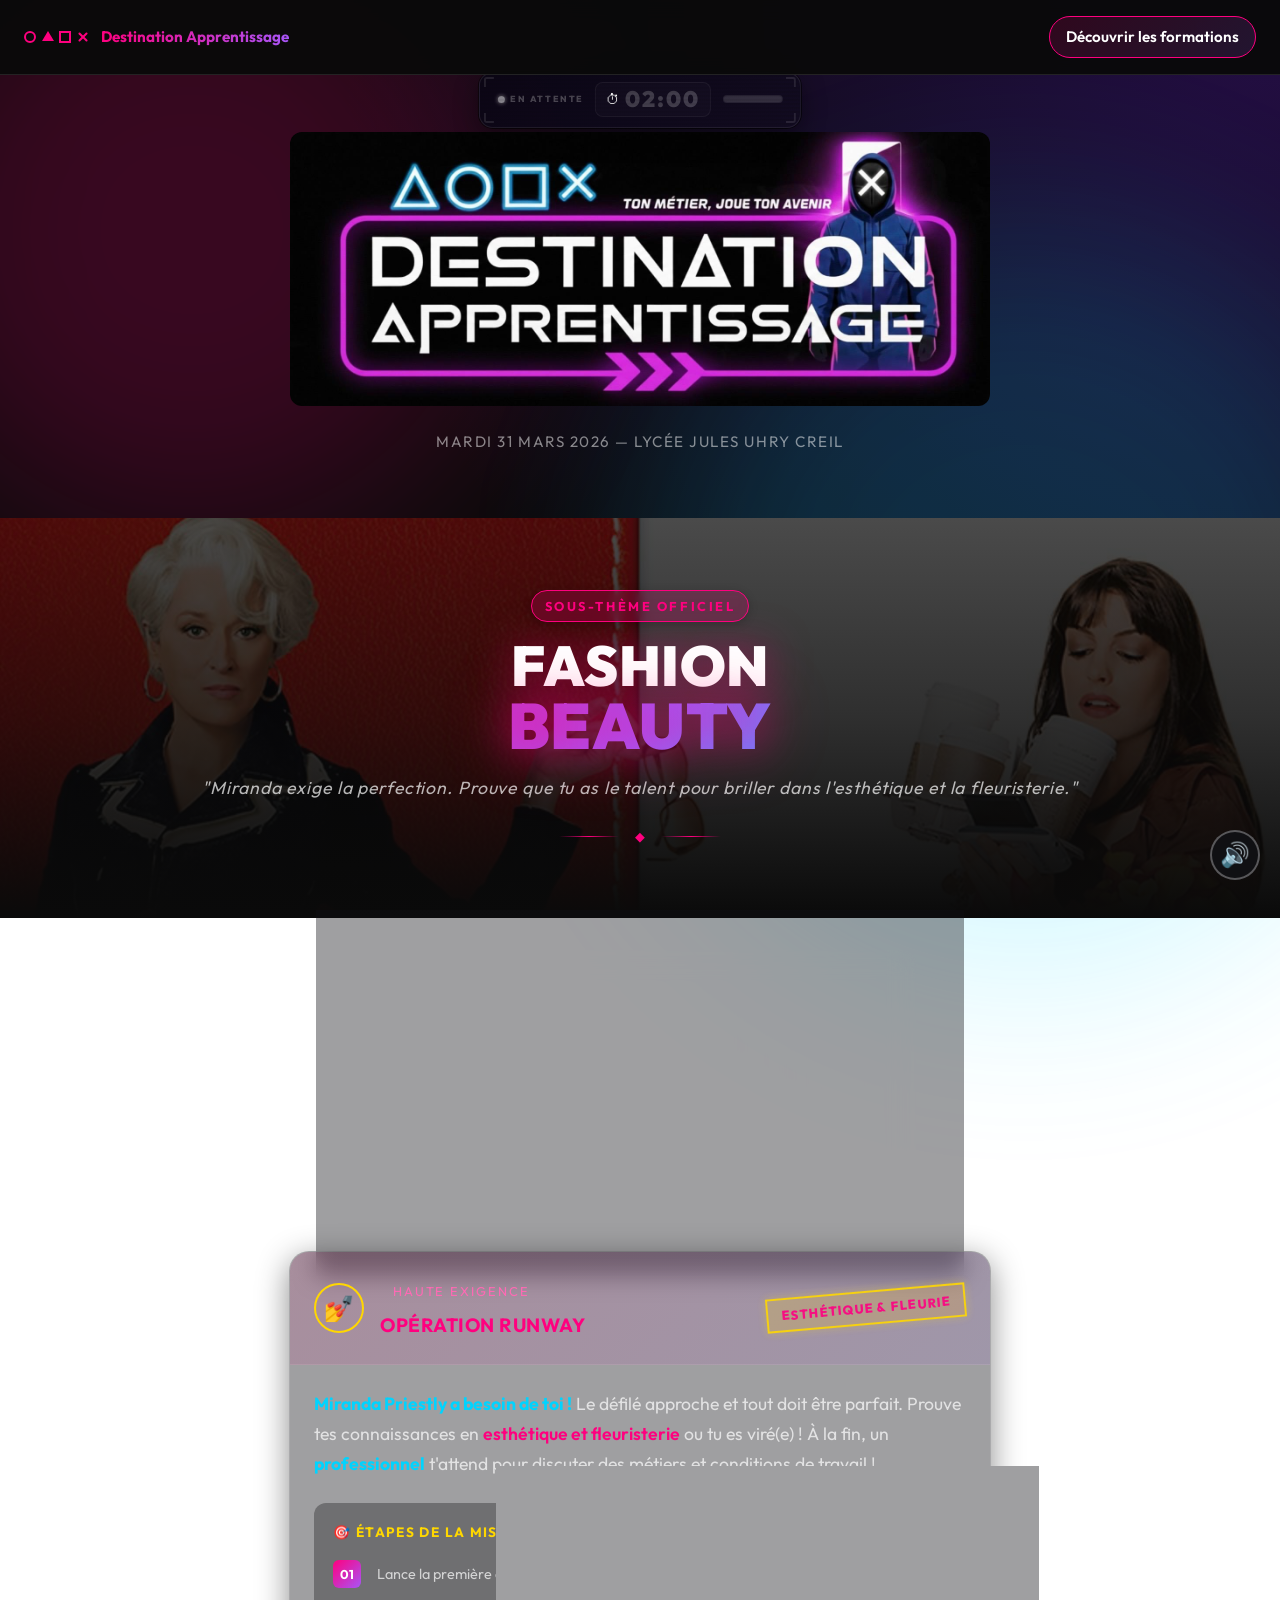
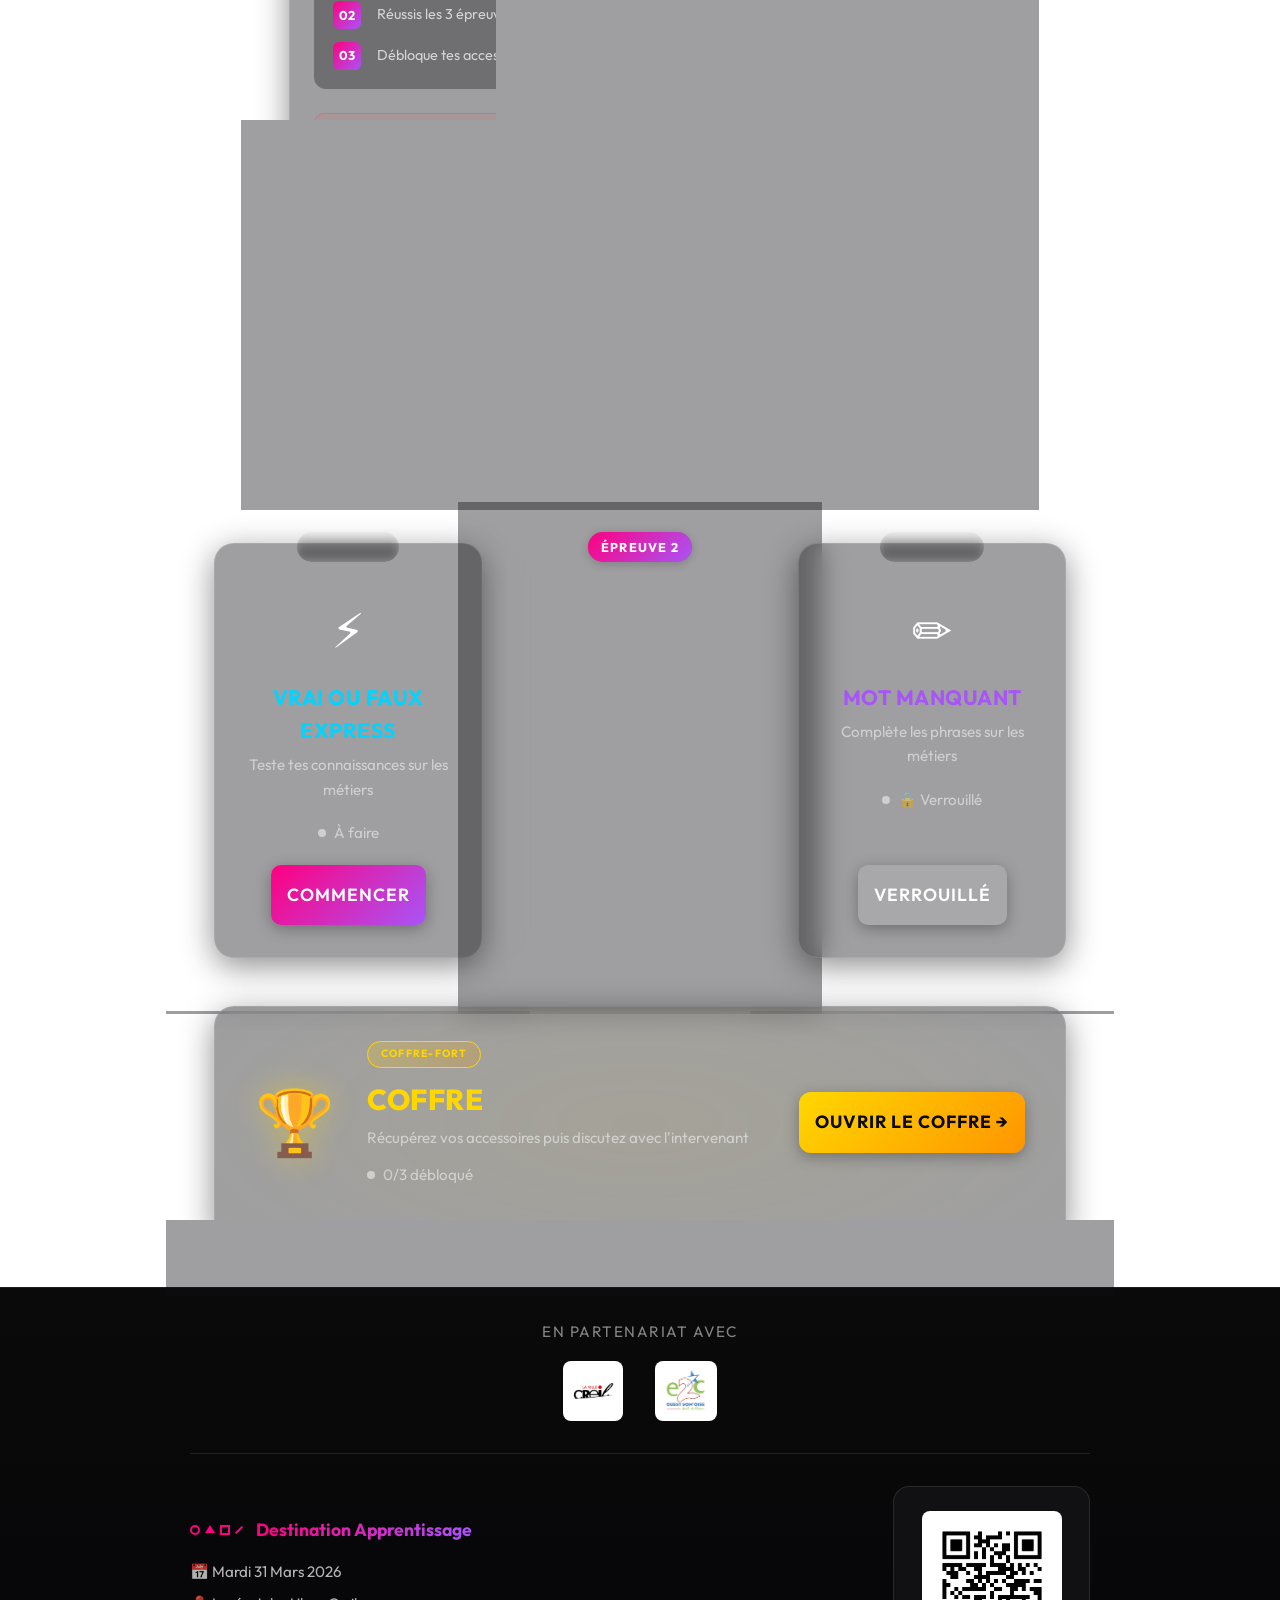
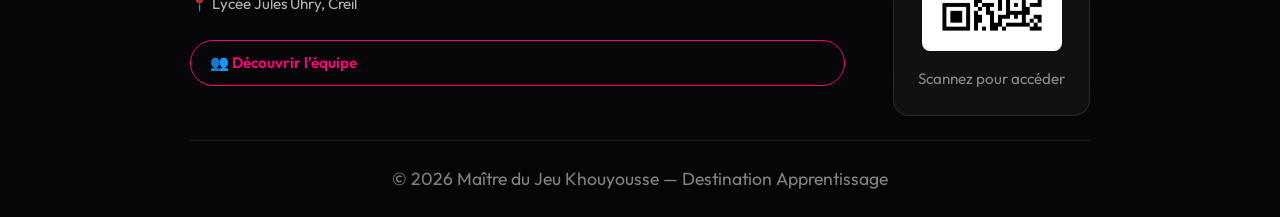
<file: index.html>
<!DOCTYPE html>
<html lang="fr">
<head>
  <meta charset="UTF-8">
  <meta name="viewport" content="width=device-width, initial-scale=1.0">
  <title>Destination Apprentissage - Accueil</title>
  <link rel="stylesheet" href="css/styles.css">
  <link rel="icon" type="image/jpeg" href="img/favicon.jpeg">
  <audio id="bg-music" loop><source src="audio/music.mp3" type="audio/mpeg"></audio>
</head>
<body>
  <div class="page-loader" id="page-loader">
    <div class="loader-content"><div class="loader-logo"><div class="loader-symbols">
      <span class="loader-symbol circle"></span>
      <span class="loader-symbol triangle"></span>
      <span class="loader-symbol square"></span>
      <span class="loader-symbol cross"></span>
    </div></div>
    <div class="loader-text">DESTINATION APPRENTISSAGE</div>
    <div class="loader-bar"><div class="loader-progress"></div></div>
    <div class="loader-status">Atterrissage imminent...</div></div>
  </div>
  <header class="header">
    <div class="header-left">
      <div class="squid-symbols"><span class="symbol circle"></span><span class="symbol triangle"></span><span class="symbol square"></span><span class="symbol cross"></span></div>
      <span class="logo-text">Destination Apprentissage</span>
    </div>
    <div class="header-right">
      <a href="https://www.onisep.fr/ressources/univers-metier/metiers/estheticien-cosmeticien-estheticienne-cosmeticienne" target="_blank" class="btn-formation"><span class="btn-formation-text">Découvrir les formations</span></a>
    </div>
  </header>
  <main class="main-container">
    <section class="hero">
      <img src="img/affiche_boost.jpeg" alt="Destination Apprentissage" class="hero-affiche">
      <p class="hero-subtitle">Mardi 31 Mars 2026 — Lycée Jules Uhry Creil</p>
    </section>
    <section class="mission-section">
      <div class="mission-hero">
        <div class="mission-hero-bg">
          <img src="img/prada.jpg" alt="Le Diable s'habille en Prada" class="mission-hero-img">
          <div class="mission-hero-overlay"></div>
        </div>
        <div class="mission-hero-content">
          <span class="mission-tag">SOUS-THÈME OFFICIEL</span>
          
          <h2 class="mission-main-title">FASHION<br><span>BEAUTY</span></h2>
          
          <p class="mission-tagline">"Miranda exige la perfection. Prouve que tu as le talent pour briller dans l'esthétique et la fleuristerie."</p>
          <div class="mission-divider"><span class="divider-line"></span><span class="divider-icon">◆</span><span class="divider-line"></span></div>
        </div>
      </div>
    </section>
    <section class="rules-section">
      <div class="card">
        <h2>📋 RÈGLES DU JEU</h2>
        <ul class="rules-list">
          <li>Complétez les 3 épreuves dans l'ordre pour débloquer vos récompenses</li>
          <li>Chaque épreuve réussie débloque un accessoire dans le coffre</li>
          <li><strong class="warning">⚠️ Vous avez 2 minutes pour TOUT terminer — le chrono tourne dès la 1ère épreuve !</strong></li>
        </ul>
      </div>
    </section>
    <section class="briefing-section-centered">
      <div class="briefing-card-index">
        <div class="briefing-header">
          <div class="briefing-icon"><span class="icon-ring"></span><span class="icon-center">💅</span></div>
          <div class="briefing-title">
            <span class="briefing-label" style="color: #ff69b4;">HAUTE EXIGENCE</span>
            <h3 style="color: #ff007f;">OPÉRATION RUNWAY</h3>
          </div>
          <div class="briefing-stamp" style="color: #ff007f;">ESTHÉTIQUE & FLEURIE</div>
        </div>
        <div class="briefing-body">
          <p class="briefing-intro">
            <strong>Miranda Priestly a besoin de toi !</strong> Le défilé approche et tout doit être parfait. Prouve tes connaissances en <span class="highlight">esthétique et fleuristerie</span> ou tu es viré(e) ! À la fin, un <strong>professionnel</strong> t'attend pour discuter des métiers et conditions de travail !
          </p>
          <div class="briefing-objectives">
            <h4>🎯 ÉTAPES DE LA MISSION</h4>
            <ul>
              <li><span class="obj-number">01</span> Lance la première épreuve — le chrono global démarre</li>
              <li><span class="obj-number">02</span> Réussis les 3 épreuves avant que le temps s'écoule</li>
              <li><span class="obj-number">03</span> Débloque tes accessoires puis échange avec l'intervenant</li>
            </ul>
          </div>
          <div class="briefing-warning"><span class="warning-icon">⚠️</span><p>Tu as <strong>2 MINUTES</strong> pour tout terminer. Pas de pause possible !</p></div>
        </div>
        <div class="briefing-stats">
          <div class="stat-card"><span class="stat-icon">💄</span><span class="stat-number">3</span><span class="stat-text">DÉFIS</span></div>
          <div class="stat-card"><span class="stat-icon">⏱️</span><span class="stat-number">2</span><span class="stat-text">MINUTES</span></div>
          <div class="stat-card"><span class="stat-icon">🌸</span><span class="stat-number">3</span><span class="stat-text">FLEURES</span></div>
        </div>
        <div class="briefing-footer">
          <p>C'est tout ? Tu penses que c'est facile ? Ce n'est que le début, ma chérie.</p>
          <span class="footer-signature">— Miranda PRIESTLY</span>
        </div>
      </div>
    </section>
    <section class="epreuves-section">
      <h2 class="epreuves-title">PARCOURS DES ÉPREUVES</h2>
      <div class="epreuves-row">
        <div class="epreuve-card" id="card-enigme1">
          <div class="epreuve-badge">ÉPREUVE 1</div>
          <div class="epreuve-icon">⚡</div>
          <h3 class="cyan">VRAI OU FAUX EXPRESS</h3>
          <p>Teste tes connaissances sur les métiers</p>
          <div class="epreuve-status" id="status-enigme1"><span class="status-dot"></span><span>À faire</span></div>
          <a href="enigme1.html" class="epreuve-btn" id="btn-enigme1">COMMENCER</a>
        </div>
        <div class="epreuve-card locked" id="card-quiz">
          <div class="epreuve-badge">ÉPREUVE 2</div>
          <div class="epreuve-icon">🧩</div>
          <h3 class="pink">PUZZLE BACKSTAGE</h3>
          <p>Reconstitue l'image dans le bon ordre</p>
          <div class="epreuve-status" id="status-quiz"><span class="status-dot"></span><span>🔒 Verrouillé</span></div>
          <a href="quiz.html" class="epreuve-btn disabled" id="btn-quiz">VERROUILLÉ</a>
        </div>
        <div class="epreuve-card locked" id="card-enigma">
          <div class="epreuve-badge">ÉPREUVE 3</div>
          <div class="epreuve-icon">✏️</div>
          <h3 class="purple">MOT MANQUANT</h3>
          <p>Complète les phrases sur les métiers</p>
          <div class="epreuve-status" id="status-enigma"><span class="status-dot"></span><span>🔒 Verrouillé</span></div>
          <a href="enigme.html" class="epreuve-btn disabled" id="btn-enigma">VERROUILLÉ</a>
        </div>
      </div>
    </section>
    <section class="coffre-section-index">
      <div class="coffre-banner"><div class="coffre-banner-glow"></div>
        <div class="coffre-banner-inner">
          <div class="coffre-banner-icon">🏆</div>
          <div class="coffre-banner-info">
            <span class="coffre-banner-tag">COFFRE-FORT</span><h2>COFFRE</h2>
            <p>Récupérez vos accessoires puis discutez avec l'intervenant</p>
            <div class="epreuve-status" id="status-coffre"><span class="status-dot"></span><span>0/3 débloqué</span></div>
          </div>
          <a href="coffre.html" class="coffre-banner-btn">OUVRIR LE COFFRE →</a>
        </div>
      </div>
    </section>
  </main>
  <footer class="footer-enhanced">
    <div class="footer-content">
      <div class="footer-partners"><span class="partners-label">En partenariat avec</span><div class="partners-logos"><img src="img/logo-creil.png" alt="Ville de Creil" class="partner-logo"><img src="img/logo-e2c.jpg" alt="E2C" class="partner-logo"></div></div>
      <div class="footer-main">
        <div class="footer-info">
          <div class="footer-logo"><div class="squid-symbols">
            <span class="symbol circle"></span>
            <span class="symbol triangle"></span>
            <span class="symbol square"></span>
            <span class="symbol cross"></span></div><span class="footer-title">Destination Apprentissage</span></div>
          <p class="footer-date">📅 Mardi 31 Mars 2026</p><p class="footer-location">📍 Lycée Jules Uhry, Creil</p>
          <a href="equipe.html" class="btn-equipe">👥 Découvrir l'équipe</a>
        </div>
        <div class="footer-qr"><div class="qr-box"><div class="qr-placeholder" id="qr-code"><img src="img/qrcode.png" alt="QR Code" class="qr-img"></div><p class="qr-label">Scannez pour accéder</p></div></div>
      </div>
      <div class="footer-bottom"><p>© 2026 Maître du Jeu Khouyousse — Destination Apprentissage</p></div>
    </div>
  </footer>
  <script src="js/loader.js"></script><script src="js/gameState.js"></script><script src="js/globalTimer.js"></script><script src="js/index.js"></script><script src="js/music.js"></script>
</body>
</html>
</file>
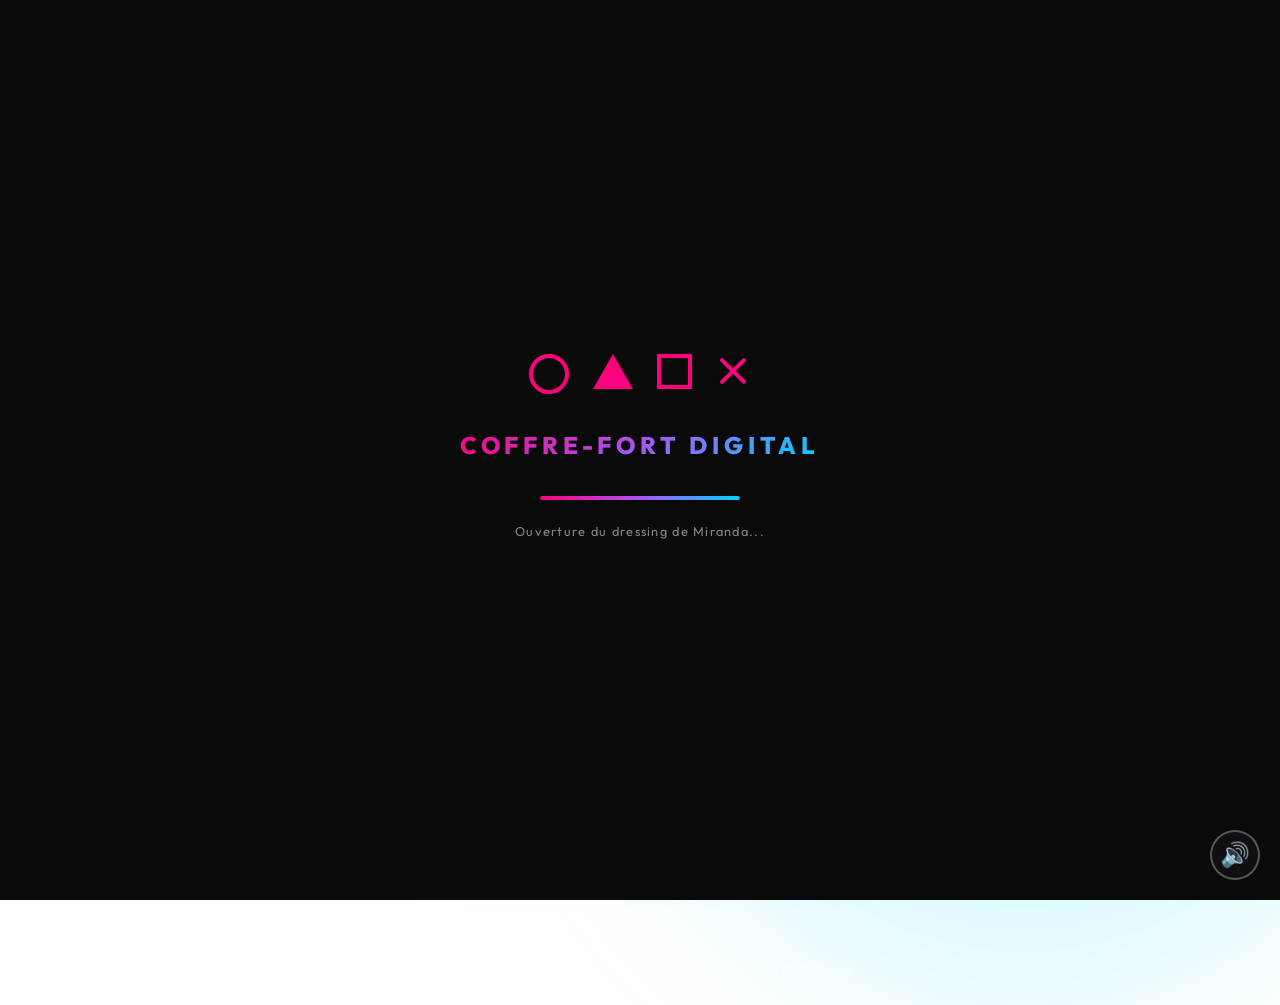
<file: coffre.html>
<!DOCTYPE html>
<html lang="fr">
<head>
  <meta charset="UTF-8">
  <meta name="viewport" content="width=device-width, initial-scale=1.0">
  <title>Coffre-Fort Digital - Récompenses</title>
  <link rel="stylesheet" href="css/styles.css">
  <link rel="icon" type="image/jpeg" href="img/favicon.jpeg">
  <audio id="bg-music" loop></audio>
  <script>
    (function() {
      var state = JSON.parse(localStorage.getItem('gameState')) || {};
      var c1 = state.enigme1 && state.enigme1.completed === true;
      var c2 = state.quiz && state.quiz.completed === true;
      var c3 = state.enigma && state.enigma.completed === true;
      var f1 = state.enigme1 && state.enigme1.completed === false;
      var f2 = state.quiz && state.quiz.completed === false;
      var f3 = state.enigma && state.enigma.completed === false;
      var allDone = (c1||f1) && (c2||f2) && (c3||f3);
      var score = (c1?1:0) + (c2?1:0) + (c3?1:0);
      var audio = document.getElementById('bg-music');
      if (!allDone) {
        audio.src = 'audio/coffre_fail.mp3'; // jeu pas encore terminé
      } else if (score === 3) {
        audio.src = 'audio/coffre_win.mp3';
      } else if (score >= 1) {
        audio.src = 'audio/coffre_partial.mp3';
      } else {
        audio.src = 'audio/coffre_fail.mp3';
      }
    })();
  </script>
</head>
<body>
  <div class="page-loader" id="page-loader">
    <div class="loader-content"><div class="loader-logo"><div class="loader-symbols">
      <span class="loader-symbol circle"></span>
      <span class="loader-symbol triangle"></span>
      <span class="loader-symbol square"></span>
      <span class="loader-symbol cross"></span>
    </div></div>
    <div class="loader-text">COFFRE-FORT DIGITAL</div>
    <div class="loader-bar"><div class="loader-progress"></div></div>
    <div class="loader-status">Ouverture du dressing de Miranda...</div></div>
  </div>
  <header class="header">
    <a href="#" class="back-btn" id="back-btn">Retour</a>
    <div class="header-center"><span class="page-badge gold">COFFRE-FORT DIGITAL</span></div>
    <div class="header-right"></div>
  </header>
  <main class="game-page">
    <div class="game-container">
      <div class="game-header">
        <div class="game-icon-large">🏆</div>
        <h1 class="gold">COFFRE-FORT DIGITAL</h1>
        <p>Récupérez vos accessoires débloqués</p>
      </div>
      <div class="game-content">
        <div class="coffre-progress">
          <div class="progress-item" id="prog-enigme1"><div class="progress-circle">1</div><span>V/F</span></div>
          <div class="progress-line"></div>
          <div class="progress-item" id="prog-quiz"><div class="progress-circle">2</div><span>Puzzle</span></div>
          <div class="progress-line"></div>
          <div class="progress-item" id="prog-enigma"><div class="progress-circle">3</div><span>Mots</span></div>
        </div>
        <div class="rewards-list">
          <div class="reward-card" id="reward-enigme1" data-game="enigme1">
            <div class="reward-icon">💄</div>
            <div class="reward-info"><h3>Accessoire n°1</h3><span class="reward-link">Épreuve 1 - Vrai ou Faux Express</span></div>
            <div class="reward-status" id="status-enigme1">Verrouillé</div>
          </div>
          <div class="reward-card" id="reward-quiz" data-game="quiz">
            <div class="reward-icon">🧩</div>
            <div class="reward-info"><h3>Accessoire n°2</h3><span class="reward-link">Épreuve 2 - Puzzle Backstage</span></div>
            <div class="reward-status" id="status-quiz">Verrouillé</div>
          </div>
          <div class="reward-card" id="reward-enigma" data-game="enigma">
            <div class="reward-icon">✏️</div>
            <div class="reward-info"><h3>Accessoire n°3</h3><span class="reward-link">Épreuve 3 - Mot Manquant</span></div>
            <div class="reward-status" id="status-enigma">Verrouillé</div>
          </div>
        </div>
        <div class="next-zone-box hidden" id="next-zone">
          <div class="next-zone-content">
            <span class="next-zone-icon" id="next-zone-icon"></span>
            <h3 id="next-zone-title">ÉPREUVES TERMINÉES</h3>
            <p id="next-zone-text">Résultat de vos épreuves</p>
            <div class="next-zone-direction">
              <span class="direction-icon">➡️</span>
              <div class="direction-info">
                <strong>PROCHAINE ÉTAPE</strong>
                <p>Rendez-vous à la <span class="zone-name">ZONE MAROQUINERIE</span></p>
              </div>
            </div>
          </div>
        </div>
        <button class="btn-reset" id="btn-reset">Recommencer le jeu</button>
      </div>
    </div>
  </main>
  <div class="modal" id="modal-success">
    <div class="modal-content success"><div class="modal-icon">OK</div><h3>ACCESSOIRE DÉBLOQUÉ !</h3><p>Signalez au maître du jeu que vous avez réussi.</p><button class="btn-primary" id="btn-close-success">CONTINUER</button></div>
  </div>
  <div class="modal" id="modal-fail">
    <div class="modal-content fail"><div class="modal-icon">X</div><h3>ACCESSOIRE VERROUILLÉ</h3><p id="fail-message">Vous devez réussir l'épreuve pour débloquer cet accessoire.</p><button class="btn-primary" id="btn-close-fail">COMPRIS</button></div>
  </div>
  <footer class="footer"><p>© 2026 Maître du Jeu Khouyousse — Destination Apprentissage</p></footer>
  <script src="js/loader.js"></script><script src="js/gameState.js"></script><script src="js/globalTimer.js"></script><script src="js/coffre.js"></script><script src="js/music.js"></script>
</body>
</html>
</file>
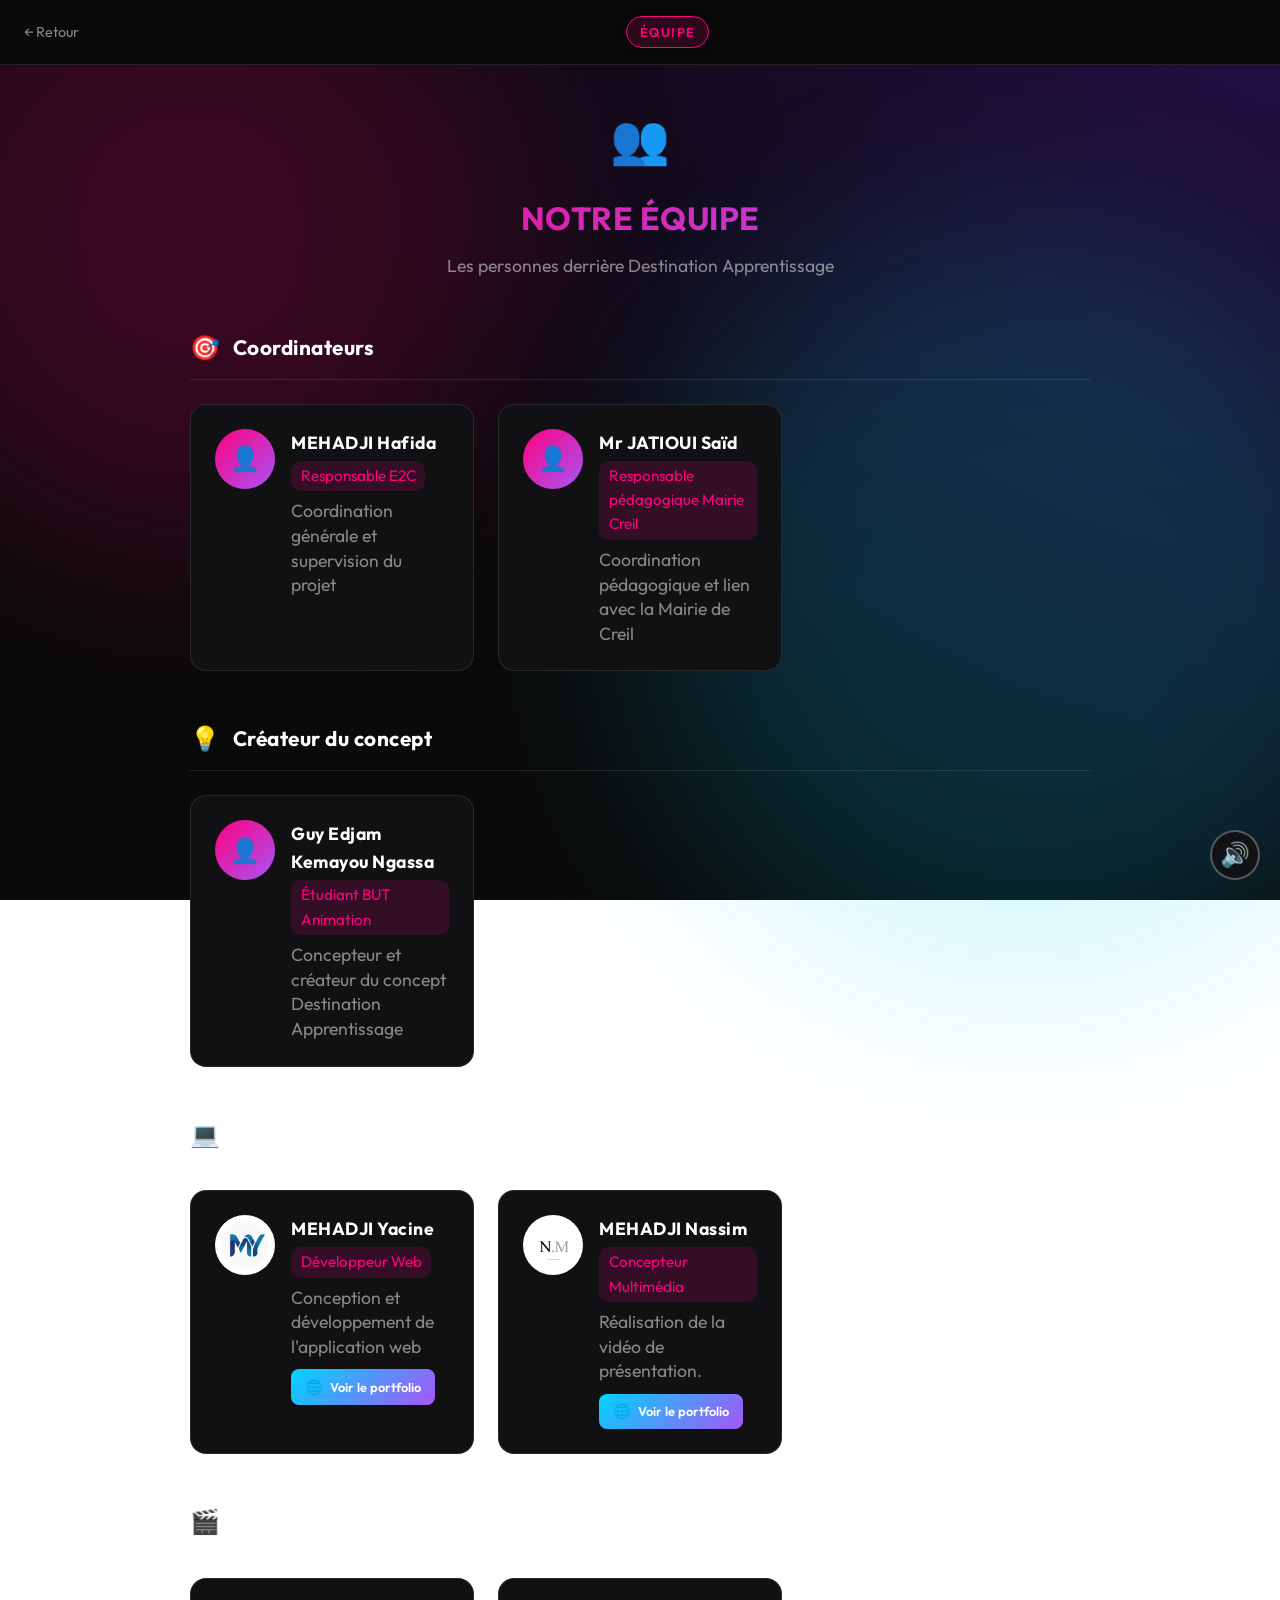
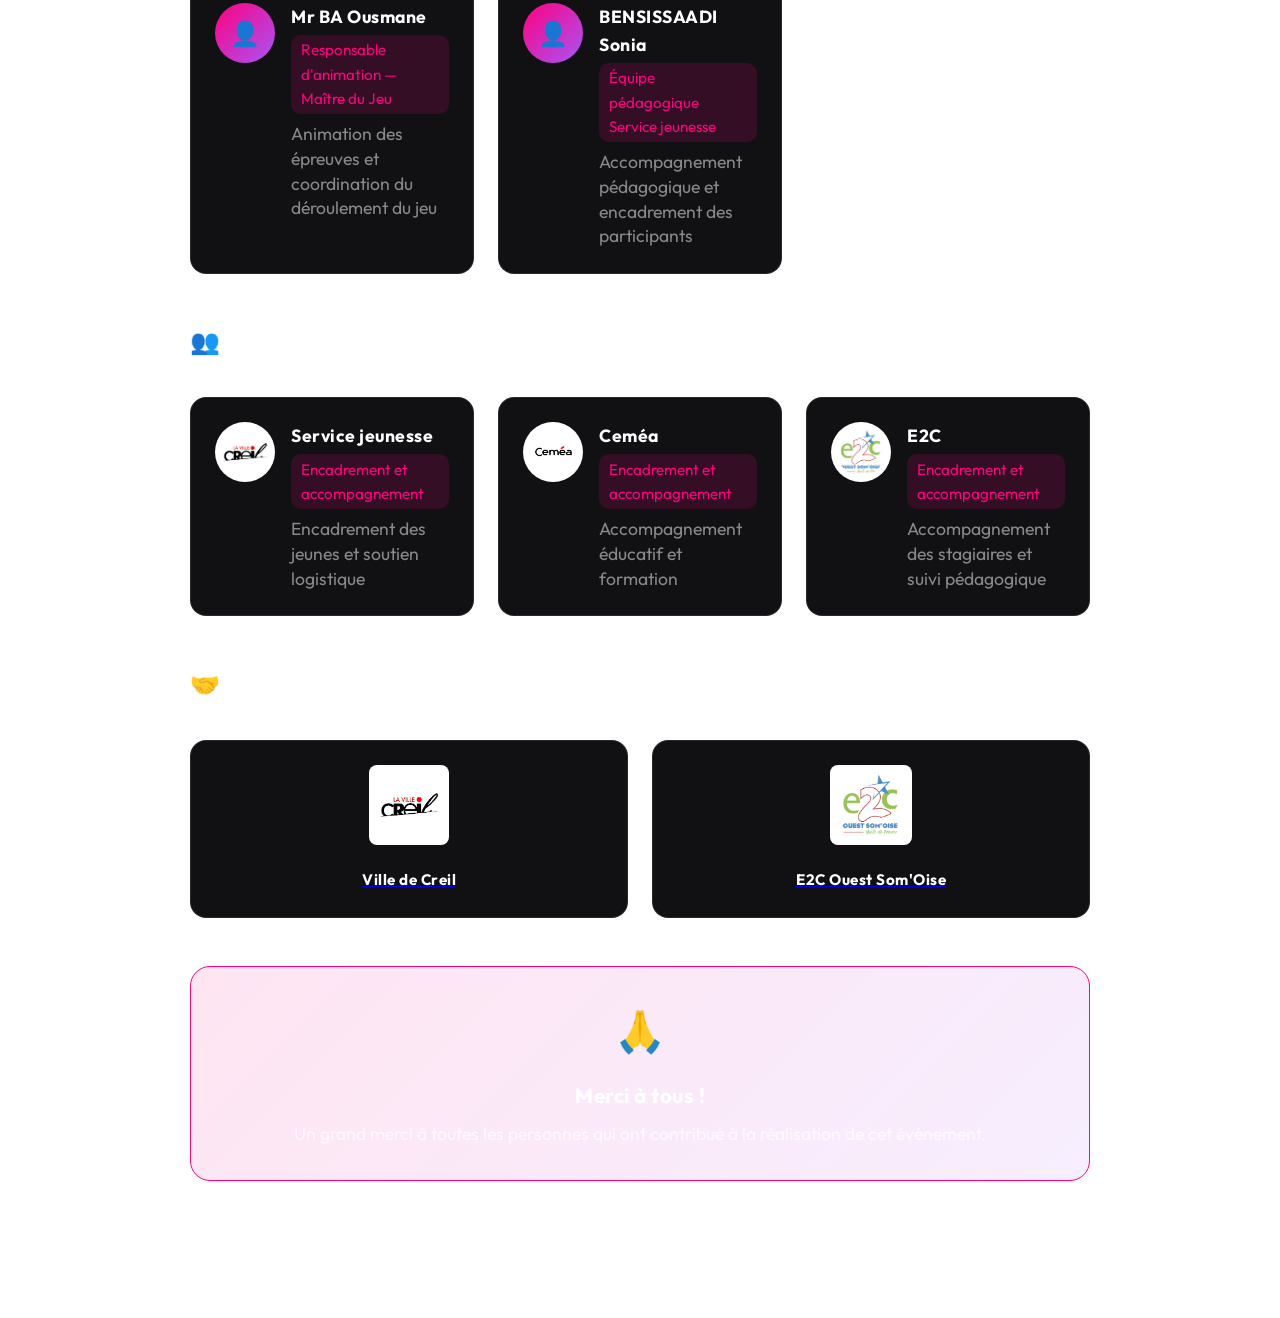
<file: equipe.html>
<!DOCTYPE html>
<html lang="fr">
<head>
  <meta charset="UTF-8">
  <meta name="viewport" content="width=device-width, initial-scale=1.0">
  <title>Notre Équipe - Destination Apprentissage</title>
  <link rel="stylesheet" href="css/styles.css">
  <link rel="icon" type="image/jpeg" href="img/favicon.jpeg">
  <audio id="bg-music" loop><source src="audio/music.mp3" type="audio/mpeg"></audio>
</head>
<body>
  <div class="page-loader" id="page-loader">
    <div class="loader-content">
      <div class="loader-logo">
        <div class="loader-symbols">
          <span class="loader-symbol circle"></span>
          <span class="loader-symbol triangle"></span>
          <span class="loader-symbol square"></span>
          <span class="loader-symbol cross"></span>
        </div>
      </div>
      <div class="loader-text">NOTRE ÉQUIPE</div>
      <div class="loader-bar"><div class="loader-progress"></div></div>
      <div class="loader-status">Chargement...</div>
    </div>
  </div>
  <header class="header">
    <a href="index.html" class="back-btn" id="back-btn">← Retour</a>
    <div class="header-center"><span class="page-badge">ÉQUIPE</span></div>
    <div class="header-right"></div>
  </header>
  <main class="equipe-page">
    <div class="equipe-container">
      <div class="equipe-header">
        <div class="equipe-icon">👥</div>
        <h1>NOTRE ÉQUIPE</h1>
        <p>Les personnes derrière Destination Apprentissage</p>
      </div>
      <section class="equipe-section">
        <h2 class="section-title-equipe"><span class="title-icon">🎯</span> Coordinateurs</h2>
        <div class="membres-grid">
          <div class="membre-card">
            <div class="membre-avatar"><span>👤</span></div>
            <div class="membre-info"><h3>MEHADJI Hafida</h3><span class="membre-role">Responsable E2C</span><p class="membre-desc">Coordination générale et supervision du projet</p></div>
          </div>
          <div class="membre-card">
            <div class="membre-avatar"><span>👤</span></div>
            <div class="membre-info"><h3>Mr JATIOUI Saïd</h3><span class="membre-role">Responsable pédagogique Mairie Creil</span><p class="membre-desc">Coordination pédagogique et lien avec la Mairie de Creil</p></div>
          </div>
        </div>
      </section>
      <section class="equipe-section">
        <h2 class="section-title-equipe"><span class="title-icon">💡</span> Créateur du concept</h2>
        <div class="membres-grid">
          <div class="membre-card">
            <div class="membre-avatar"><span>👤</span></div>
            <div class="membre-info"><h3>Guy Edjam Kemayou Ngassa</h3><span class="membre-role">Étudiant BUT Animation</span><p class="membre-desc">Concepteur et créateur du concept Destination Apprentissage</p></div>
          </div>
        </div>
      </section>
      <section class="equipe-section">
        <h2 class="section-title-equipe"><span class="title-icon">💻</span> Développement</h2>
        <div class="membres-grid">
          <div class="membre-card">
            <div class="membre-avatar membre-avatar-img"><img src="img/MY_logo.png" alt="MY Logo" class="avatar-logo"></div>
            <div class="membre-info">
              <h3>MEHADJI Yacine</h3><span class="membre-role">Développeur Web</span><p class="membre-desc">Conception et développement de l'application web</p>
              <a href="https://portfoliomehadji.netlify.app/" target="_blank" class="btn-portfolio"><span class="btn-portfolio-icon">🌐</span> Voir le portfolio</a>
            </div>
          </div>
          <div class="membre-card">
            <div class="membre-avatar membre-avatar-img"><img src="img/NM_logo.png" alt="NM Logo" class="avatar-logo"></div>
            <div class="membre-info">
              <h3>MEHADJI Nassim</h3><span class="membre-role">Concepteur Multimédia</span><p class="membre-desc">Réalisation de la vidéo de présentation.</p>
              <a href="https://portfolio-nassim-mehadji.netlify.app/" target="_blank" class="btn-portfolio"><span class="btn-portfolio-icon">🌐</span> Voir le portfolio</a>
            </div>
          </div>
        </div>
      </section>
      <section class="equipe-section">
        <h2 class="section-title-equipe"><span class="title-icon">🎬</span> Animation</h2>
        <div class="membres-grid">
          <div class="membre-card">
            <div class="membre-avatar"><span>👤</span></div>
            <div class="membre-info"><h3>Mr BA Ousmane</h3><span class="membre-role">Responsable d'animation — Maître du Jeu</span><p class="membre-desc">Animation des épreuves et coordination du déroulement du jeu</p></div>
          </div>
          <div class="membre-card">
            <div class="membre-avatar"><span>👤</span></div>
            <div class="membre-info"><h3>BENSISSAADI Sonia</h3><span class="membre-role">Équipe pédagogique Service jeunesse</span><p class="membre-desc">Accompagnement pédagogique et encadrement des participants</p></div>
          </div>
        </div>
      </section>
      <section class="equipe-section">
        <h2 class="section-title-equipe"><span class="title-icon">👥</span> Équipe d'encadrement</h2>
        <div class="membres-grid">
          <div class="membre-card">
            <div class="membre-avatar membre-avatar-img"><img src="img/logo-creil.png" alt="Ville de Creil" class="avatar-logo"></div>
            <div class="membre-info"><h3>Service jeunesse</h3><span class="membre-role">Encadrement et accompagnement</span><p class="membre-desc">Encadrement des jeunes et soutien logistique</p></div>
          </div>
          <div class="membre-card">
            <div class="membre-avatar membre-avatar-img"><img src="img/Cémea.png" alt="Cémea" class="avatar-logo"></div>
            <div class="membre-info"><h3>Ceméa</h3><span class="membre-role">Encadrement et accompagnement</span><p class="membre-desc">Accompagnement éducatif et formation</p></div>
          </div>
          <div class="membre-card">
            <div class="membre-avatar membre-avatar-img"><img src="img/logo-e2c.jpg" alt="E2C" class="avatar-logo"></div>
            <div class="membre-info"><h3>E2C</h3><span class="membre-role">Encadrement et accompagnement</span><p class="membre-desc">Accompagnement des stagiaires et suivi pédagogique</p></div>
          </div>
        </div>
      </section>
      <section class="equipe-section">
        <h2 class="section-title-equipe"><span class="title-icon">🤝</span> Partenaires</h2>
        <div class="partenaires-grid">
          <a href="https://www.creil.fr/" target="_blank" class="partenaire-card"><img src="img/logo-creil.png" alt="Ville de Creil" class="partenaire-logo"><h3>Ville de Creil</h3></a>
          <a href="https://e2c-apfe.fr/" target="_blank" class="partenaire-card"><img src="img/logo-e2c.jpg" alt="E2C Ouest Som'Oise" class="partenaire-logo"><h3>E2C Ouest Som'Oise</h3></a>
        </div>
      </section>
      <section class="equipe-thanks">
        <div class="thanks-box">
          <span class="thanks-icon">🙏</span>
          <h3>Merci à tous !</h3>
          <p>Un grand merci à toutes les personnes qui ont contribué à la réalisation de cet événement.</p>
        </div>
      </section>
    </div>
  </main>
  <footer class="footer"><p>© 2026 Maître du Jeu Khouyousse — Destination Apprentissage</p></footer>
  <script src="js/loader.js"></script><script src="js/music.js"></script>
</body>
</html>
</file>
<file: css/styles.css>
/* ==========================================
   RESET & VARIABLES
   ========================================== */
@import url('https://fonts.googleapis.com/css2?family=Outfit:wght@300;400;600;700;800;900&display=swap');
* {
  margin: 0;
  padding: 0;
  box-sizing: border-box;
}

:root {
  --bg: #0a0a0a;
  --bg-card: #111114;
  --bg-card-hover: #1a1a1f;
  --pink: #ff007f;
  --purple: #a855f7;
  --cyan: #00d4ff;
  --green: #00ff88;
  --red: #ff4444;
  --gold: #ffd700;
  --white: #ffffff;
  --gray: rgba(255,255,255,0.5);
  --gray-light: rgba(255,255,255,0.7);
  --border: rgba(255,255,255,0.1);
}

body {
  font-family: 'Segoe UI', system-ui, -apple-system, sans-serif;
  background: var(--bg);
  color: var(--white);
  line-height: 1.6;
  min-height: 100vh;
}

/* HEADER */
.header {
  position: fixed;
  top: 0;
  left: 0;
  right: 0;
  z-index: 100;
  display: flex;
  justify-content: space-between;
  align-items: center;
  padding: 1rem 1.5rem;
  background: rgba(10,10,10,0.95);
  backdrop-filter: blur(10px);
  border-bottom: 1px solid var(--border);
}

.header-left { display: flex; align-items: center; gap: 0.75rem; flex-shrink: 0; }
.header-center { flex: 1; display: flex; justify-content: center; }
.header-right { flex-shrink: 0; }

.squid-symbols { display: flex; gap: 0.35rem; }
.symbol.circle { width: 12px; height: 12px; border: 2px solid var(--pink); border-radius: 50%; }
.symbol.triangle { width: 0; height: 0; border-left: 6px solid transparent; border-right: 6px solid transparent; border-bottom: 10px solid var(--pink); }
.symbol.square { width: 12px; height: 12px; border: 2px solid var(--pink); }
.symbol.cross { width: 12px; height: 12px; position: relative; }
.symbol.cross::before, .symbol.cross::after { content: ''; position: absolute; background: var(--pink); border-radius: 1px; width: 2px; height: 100%; top: 50%; left: 50%; }
.symbol.cross::before { transform: translate(-50%, -50%) rotate(45deg); }
.symbol.cross::after { transform: translate(-50%, -50%) rotate(-45deg); }

.logo-text {
  font-size: 0.95rem;
  font-weight: 700;
  background: linear-gradient(90deg, var(--pink), var(--purple));
  -webkit-background-clip: text;
  -webkit-text-fill-color: transparent;
}

.back-btn { color: var(--gray); text-decoration: none; font-size: 0.9rem; transition: color 0.2s; white-space: nowrap; flex-shrink: 0; }
.back-btn:hover { color: var(--white); }

.page-badge {
  padding: 0.3rem 1rem;
  background: rgba(255,0,127,0.15);
  border: 1px solid var(--pink);
  border-radius: 20px;
  font-size: 0.7rem;
  font-weight: 600;
  letter-spacing: 0.1em;
  color: var(--pink);
}
.page-badge.gold { background: rgba(255,215,0,0.15); border-color: var(--gold); color: var(--gold); }

/* MAIN */
.main-container { padding-top: 70px; }

/* HERO */
.hero { padding: 2rem 1.5rem; text-align: center; }
.hero-affiche { max-width: 700px; width: 100%; height: auto; border-radius: 12px; }
.hero-subtitle { margin-top: 1rem; color: var(--gray); font-size: 0.85rem; letter-spacing: 0.1em; text-transform: uppercase; }

/* RULES */
.rules-section { padding: 0 1.5rem 2rem; max-width: 600px; margin: 0 auto; }
.card { background: var(--bg-card); border: 1px solid var(--border); border-radius: 12px; padding: 1.5rem; text-align: center; }
.card h2 { color: var(--pink); font-size: 1.1rem; margin-bottom: 0.75rem; }
.rules-list { list-style: none; text-align: left; }
.rules-list li { color: var(--gray-light); font-size: 0.85rem; padding: 0.4rem 0; padding-left: 1.5rem; position: relative; }
.rules-list li::before { content: "→"; position: absolute; left: 0; color: var(--pink); }
.warning { color: var(--red) !important; }

/* SLIDER */
.slider-section { padding: 2rem 0; }
.section-title { text-align: center; font-size: 1rem; color: var(--gray); letter-spacing: 0.15em; margin-bottom: 1.5rem; }
.slider-container { display: flex; align-items: center; justify-content: center; max-width: 420px; margin: 0 auto; padding: 0 0.5rem; }
.slider-viewport { flex: 1; overflow: hidden; border-radius: 20px; }
.slider-track { display: flex; transition: transform 0.4s ease; }
.slide { min-width: 100%; padding: 0.5rem; }

.slide-card { background: var(--bg-card); border: 2px solid var(--border); border-radius: 20px; padding: 2rem 1.5rem; text-align: center; position: relative; transition: all 0.3s; }
.slide-card:hover { border-color: var(--pink); }
.slide-card.locked { opacity: 0.5; }
.slide-card.locked:hover { border-color: var(--border); }
.slide-card.coffre { border-color: rgba(255,215,0,0.3); }
.slide-card.coffre:hover { border-color: var(--gold); }

.slide-badge { position: absolute; top: -12px; left: 50%; transform: translateX(-50%); padding: 0.3rem 1rem; background: linear-gradient(135deg, var(--pink), var(--purple)); border-radius: 20px; font-size: 0.7rem; font-weight: 700; letter-spacing: 0.1em; }
.slide-badge.gold { background: linear-gradient(135deg, var(--gold), #ff9500); }
.slide-icon { font-size: 3.5rem; margin: 1rem 0; }
.slide-card h3 { font-size: 1.5rem; margin-bottom: 0.5rem; }
.slide-card h3.pink { color: var(--pink); }
.slide-card h3.cyan { color: var(--cyan); }
.slide-card h3.purple { color: var(--purple); }
.slide-card h3.gold { color: var(--gold); }
.slide-card p { color: var(--gray); font-size: 0.9rem; margin-bottom: 1.5rem; }
.slide-status { display: flex; align-items: center; justify-content: center; gap: 0.5rem; margin-bottom: 1.5rem; font-size: 0.85rem; color: var(--gray); }

.status-dot { width: 8px; height: 8px; border-radius: 50%; background: var(--gray); }
.status-dot.success { background: var(--green); }
.status-dot.fail { background: var(--red); }

.slide-btn { display: inline-block; padding: 0.8rem 2rem; background: linear-gradient(135deg, var(--pink), var(--purple)); border-radius: 10px; color: white; text-decoration: none; font-size: 0.9rem; font-weight: 600; transition: all 0.3s; }
.slide-btn:hover { transform: scale(1.05); box-shadow: 0 0 25px rgba(255,0,127,0.4); }
.slide-btn.disabled { background: var(--border); pointer-events: none; }
.slide-btn.success { background: var(--green); pointer-events: none; }
.slide-btn.fail { background: var(--red); pointer-events: none; }
.slide-btn.gold { background: linear-gradient(135deg, var(--gold), #ff9500); }

.slider-btn { width: 36px; height: 36px; background: var(--bg-card); border: 1px solid var(--border); border-radius: 50%; color: var(--white); font-size: 1.2rem; cursor: pointer; transition: all 0.3s; flex-shrink: 0; }
.slider-btn:hover { border-color: var(--pink); color: var(--pink); }
.slider-dots { display: flex; justify-content: center; gap: 0.75rem; margin-top: 1.5rem; }
.dot { width: 10px; height: 10px; border-radius: 50%; background: var(--border); cursor: pointer; transition: all 0.3s; }
.dot:hover { background: var(--gray); }
.dot.active { background: var(--pink); transform: scale(1.2); }

/* ==========================================
   MISSION SECTION - STYLE CINÉMATIQUE
   ========================================== */
.mission-section { 
  padding: 0; 
  max-width: 100%; 
  margin: 2rem 0; 
}

/* HERO BANNER */
.mission-hero {
  position: relative;
  width: 100%;
  height: 400px;
  overflow: hidden;
  display: flex;
  align-items: center;
  justify-content: center;
}

.mission-hero-bg {
  position: absolute;
  inset: 0;
  z-index: 0;
}

.mission-hero-img {
  width: 100%;
  height: 100%;
  object-fit: cover;
  object-position: center 20%;
  filter: brightness(0.4) saturate(1.2);
}

.mission-hero-overlay {
  position: absolute;
  inset: 0;
  background: linear-gradient(
    180deg,
    rgba(10, 10, 10, 0.3) 0%,
    rgba(10, 10, 10, 0.6) 50%,
    rgba(10, 10, 10, 1) 100%
  );
}

.mission-hero-content {
  position: relative;
  z-index: 1;
  text-align: center;
  padding: 2rem;
}

.mission-tag {
  display: inline-block;
  padding: 0.4rem 1.2rem;
  background: rgba(255, 0, 127, 0.2);
  border: 1px solid var(--pink);
  border-radius: 30px;
  font-size: 0.7rem;
  font-weight: 700;
  letter-spacing: 0.2em;
  color: var(--pink);
  margin-bottom: 1rem;
  text-transform: uppercase;
}

.mission-main-title {
  font-size: 3.5rem;
  font-weight: 900;
  line-height: 1;
  color: var(--white);
  text-transform: uppercase;
  letter-spacing: 0.1em;
  text-shadow: 0 0 40px rgba(255, 0, 127, 0.5);
  margin-bottom: 1rem;
}

.mission-main-title span {
  display: block;
  font-size: 4rem;
  background: linear-gradient(135deg, var(--pink), var(--purple), var(--cyan));
  -webkit-background-clip: text;
  -webkit-text-fill-color: transparent;
  filter: drop-shadow(0 0 30px rgba(255, 0, 127, 0.4));
}

.mission-tagline {
  font-size: 1.1rem;
  color: var(--gray-light);
  font-style: italic;
  letter-spacing: 0.05em;
}

.mission-divider {
  display: flex;
  align-items: center;
  justify-content: center;
  gap: 1rem;
  margin-top: 1.5rem;
}

.divider-line {
  width: 60px;
  height: 1px;
  background: linear-gradient(90deg, transparent, var(--pink), transparent);
}

.divider-icon {
  color: var(--pink);
  font-size: 0.8rem;
}

/* BRIEFING CARD */
.briefing-container {
  max-width: 700px;
  margin: -40px auto 0;
  padding: 0 1.5rem;
  position: relative;
  z-index: 2;
}

.briefing-card {
  background: linear-gradient(145deg, var(--bg-card), #0d0d10);
  border: 1px solid var(--border);
  border-radius: 20px;
  overflow: hidden;
  box-shadow: 
    0 20px 60px rgba(0, 0, 0, 0.5),
    0 0 0 1px rgba(255, 255, 255, 0.05) inset;
}

.briefing-header {
  display: flex;
  align-items: center;
  gap: 1rem;
  padding: 1.5rem;
  background: linear-gradient(135deg, rgba(255, 0, 127, 0.1), rgba(168, 85, 247, 0.1));
  border-bottom: 1px solid var(--border);
  position: relative;
}

.briefing-icon {
  position: relative;
  width: 50px;
  height: 50px;
  display: flex;
  align-items: center;
  justify-content: center;
}

.icon-ring {
  position: absolute;
  inset: 0;
  border: 2px solid var(--gold);
  border-radius: 50%;
  animation: pulse-ring 2s ease-out infinite;
}

@keyframes pulse-ring {
  0% { transform: scale(1); opacity: 1; }
  100% { transform: scale(1.3); opacity: 0; }
}

.icon-center {
  font-size: 1.5rem;
  position: relative;
  z-index: 1;
}

.briefing-title {
  flex: 1;
}

.briefing-label {
  display: block;
  font-size: 0.65rem;
  color: var(--gold);
  letter-spacing: 0.15em;
  margin-bottom: 0.2rem;
}

.briefing-title h3 {
  font-size: 1.2rem;
  font-weight: 700;
  color: var(--white);
  margin: 0;
}

.briefing-stamp {
  padding: 0.3rem 0.8rem;
  background: linear-gradient(135deg, rgba(255,215,0,0.2), rgba(255,165,0,0.2));
  border: 2px solid var(--gold);
  color: var(--gold);
  font-size: 0.7rem;
  font-weight: 800;
  letter-spacing: 0.1em;
  transform: rotate(-5deg);
  opacity: 0.9;
  box-shadow: 0 0 10px rgba(255,215,0,0.3);
}

.briefing-body {
  padding: 1.5rem;
}

.briefing-intro {
  font-size: 1rem;
  color: var(--gray-light);
  line-height: 1.7;
  margin-bottom: 1.5rem;
}

.briefing-intro strong {
  color: var(--cyan);
}

.highlight {
  color: var(--pink);
  font-weight: 600;
}

.briefing-objectives {
  background: rgba(0, 0, 0, 0.3);
  border-radius: 12px;
  padding: 1.2rem;
  margin-bottom: 1.5rem;
}

.briefing-objectives h4 {
  font-size: 0.85rem;
  color: var(--gold);
  margin-bottom: 1rem;
  letter-spacing: 0.1em;
}

.briefing-objectives ul {
  list-style: none;
  display: flex;
  flex-direction: column;
  gap: 0.8rem;
}

.briefing-objectives li {
  display: flex;
  align-items: center;
  gap: 1rem;
  color: var(--gray-light);
  font-size: 0.9rem;
}

.obj-number {
  display: flex;
  align-items: center;
  justify-content: center;
  width: 28px;
  height: 28px;
  background: linear-gradient(135deg, var(--pink), var(--purple));
  border-radius: 6px;
  font-size: 0.75rem;
  font-weight: 700;
  color: var(--white);
  flex-shrink: 0;
}

.briefing-warning {
  display: flex;
  align-items: flex-start;
  gap: 0.8rem;
  padding: 1rem;
  background: rgba(255, 68, 68, 0.1);
  border: 1px solid rgba(255, 68, 68, 0.3);
  border-radius: 10px;
}

.briefing-warning .warning-icon {
  font-size: 1.2rem;
  flex-shrink: 0;
}

.briefing-warning p {
  margin: 0;
  font-size: 0.85rem;
  color: var(--gray-light);
  line-height: 1.5;
}

.briefing-warning strong {
  color: var(--red);
}

/* STATS */
.briefing-stats {
  display: grid;
  grid-template-columns: repeat(3, 1fr);
  border-top: 1px solid var(--border);
}

.stat-card {
  display: flex;
  flex-direction: column;
  align-items: center;
  padding: 1.5rem 1rem;
  border-right: 1px solid var(--border);
  transition: background 0.3s;
}

.stat-card:last-child {
  border-right: none;
}

.stat-card:hover {
  background: rgba(255, 0, 127, 0.05);
}

.stat-icon {
  font-size: 1.5rem;
  margin-bottom: 0.5rem;
}

.stat-number {
  font-size: 2rem;
  font-weight: 800;
  background: linear-gradient(135deg, var(--pink), var(--purple));
  -webkit-background-clip: text;
  -webkit-text-fill-color: transparent;
  line-height: 1;
}

.stat-text {
  font-size: 0.7rem;
  color: var(--gray);
  letter-spacing: 0.1em;
  margin-top: 0.3rem;
}

/* FOOTER */
.briefing-footer {
  padding: 1.2rem 1.5rem;
  background: rgba(0, 0, 0, 0.3);
  text-align: center;
  border-top: 1px solid var(--border);
}

.briefing-footer p {
  font-size: 0.85rem;
  color: var(--gray);
  font-style: italic;
  margin: 0 0 0.3rem 0;
}

.footer-signature {
  font-size: 0.75rem;
  color: var(--gold);
  font-weight: 600;
}

/* RESPONSIVE */
@media (max-width: 768px) {
  .mission-hero {
    height: 320px;
  }
  
  .mission-main-title {
    font-size: 2.2rem;
  }
  
  .mission-main-title span {
    font-size: 2.8rem;
  }
  
  .briefing-container {
    padding: 0 1rem;
    margin-top: -30px;
  }
  
  .briefing-header {
    flex-wrap: wrap;
    gap: 0.8rem;
  }
  
  .briefing-stamp {
    position: absolute;
    top: 1rem;
    right: 1rem;
  }
  
  .briefing-stats {
    grid-template-columns: repeat(3, 1fr);
  }
  
  .stat-card {
    padding: 1rem 0.5rem;
  }
  
  .stat-number {
    font-size: 1.5rem;
  }
}

@media (max-width: 480px) {
  .mission-hero {
    height: 280px;
  }
  
  .mission-main-title {
    font-size: 1.8rem;
  }
  
  .mission-main-title span {
    font-size: 2.2rem;
  }
  
  .mission-tagline {
    font-size: 0.9rem;
  }
  
  .briefing-icon {
    display: none;
  }
  
  .stat-icon {
    font-size: 1.2rem;
  }
  
  .stat-number {
    font-size: 1.3rem;
  }
  
  .stat-text {
    font-size: 0.6rem;
  }
}


/* GAME PAGE */
.game-page { padding: 80px 1.5rem 2rem; min-height: 100vh; display: flex; align-items: center; justify-content: center; }
.game-container { width: 100%; max-width: 450px; }
.game-header { text-align: center; margin-bottom: 2rem; }
.game-icon-large { font-size: 3.5rem; margin-bottom: 0.5rem; }
.game-header h1 { font-size: 2rem; margin-bottom: 0.5rem; }
.game-header h1.pink { color: var(--pink); }
.game-header h1.cyan { color: var(--cyan); }
.game-header h1.purple { color: var(--purple); }
.game-header h1.gold { color: var(--gold); }
.game-header p { color: var(--gray); font-size: 0.95rem; }
.game-content { background: var(--bg-card); border: 1px solid var(--border); border-radius: 20px; padding: 2rem; }

/* TIMER */
.timer-container { text-align: center; margin-bottom: 1.5rem; }
.timer-display { display: flex; align-items: center; justify-content: center; gap: 0.25rem; }
.timer-num { font-size: 4rem; font-weight: 800; font-family: 'Courier New', monospace; background: linear-gradient(135deg, var(--pink), var(--purple)); -webkit-background-clip: text; -webkit-text-fill-color: transparent; }
.timer-sep { font-size: 3.5rem; color: var(--pink); animation: blink 1s infinite; }
@keyframes blink { 0%, 100% { opacity: 1; } 50% { opacity: 0.3; } }
.timer-label { display: block; font-size: 0.7rem; color: var(--gray); letter-spacing: 0.2em; margin-top: 0.5rem; }

/* BUTTONS */
.btn-primary { display: block; width: 100%; padding: 1rem; background: linear-gradient(135deg, var(--pink), var(--purple)); border: none; border-radius: 10px; color: white; font-size: 1rem; font-weight: 600; text-decoration: none; text-align: center; cursor: pointer; transition: all 0.3s; }
.btn-primary:hover { transform: scale(1.02); box-shadow: 0 0 30px rgba(255,0,127,0.4); }
.btn-primary:disabled { opacity: 0.6; cursor: not-allowed; transform: none; box-shadow: none; }
.btn-gold { background: linear-gradient(135deg, var(--gold), #ff9500); }
.btn-success { padding: 0.8rem 1.5rem; background: rgba(0,255,136,0.15); border: 1px solid var(--green); border-radius: 8px; color: var(--green); font-size: 0.9rem; font-weight: 600; cursor: pointer; transition: all 0.3s; }
.btn-success:hover { background: var(--green); color: var(--bg); }
.btn-fail { padding: 0.8rem 1.5rem; background: rgba(255,68,68,0.15); border: 1px solid var(--red); border-radius: 8px; color: var(--red); font-size: 0.9rem; font-weight: 600; cursor: pointer; transition: all 0.3s; }
.btn-fail:hover { background: var(--red); color: var(--bg); }
.btn-reset { margin-top: 2rem; padding: 0.6rem 1rem; background: transparent; border: 1px solid var(--border); border-radius: 6px; color: var(--gray); font-size: 0.8rem; cursor: pointer; transition: all 0.3s; width: 100%; }
.btn-reset:hover { border-color: var(--red); color: var(--red); }

/* WARNING */
.warning-box { background: rgba(255,150,0,0.1); border: 1px solid rgba(255,150,0,0.4); border-radius: 10px; padding: 1rem; margin-bottom: 1.5rem; display: flex; align-items: flex-start; gap: 0.75rem; }
.warning-box.active { background: rgba(255,68,68,0.15); border-color: var(--red); animation: pulse-warning 1s infinite; }
@keyframes pulse-warning { 0%, 100% { opacity: 1; } 50% { opacity: 0.7; } }
.warning-icon { font-size: 1.3rem; flex-shrink: 0; }
.warning-box p { color: rgba(255,200,100,0.9); font-size: 0.85rem; margin: 0; text-align: left; }
.warning-box.active p { color: var(--red); }

/* LOCKED */
.locked-container { text-align: center; }
.locked-box { padding: 2rem; }
.lock-icon { font-size: 3rem; display: block; margin-bottom: 1rem; }
.locked-box h3 { color: var(--gray-light); margin-bottom: 0.5rem; }
.locked-box p { color: var(--gray); margin-bottom: 1.5rem; }

/* VALIDATION */
.validation-container { margin-top: 1.5rem; padding-top: 1.5rem; border-top: 1px solid var(--border); animation: fadeIn 0.3s ease; }
@keyframes fadeIn { from { opacity: 0; transform: translateY(10px); } to { opacity: 1; transform: translateY(0); } }
.validation-box { text-align: center; }
.validation-box h3 { color: var(--pink); margin-bottom: 0.5rem; }
.validation-box p { color: var(--gray); margin-bottom: 1rem; }
.validation-btns { display: flex; gap: 1rem; justify-content: center; }

/* RESULT */
.result-container { animation: fadeIn 0.3s ease; }
.result-box { text-align: center; padding: 1rem 0; }
.result-icon { width: 70px; height: 70px; margin: 0 auto 1rem; border-radius: 50%; display: flex; align-items: center; justify-content: center; font-size: 2rem; font-weight: 700; }
.result-box.success .result-icon { background: rgba(0,255,136,0.15); color: var(--green); }
.result-box.fail .result-icon { background: rgba(255,68,68,0.15); color: var(--red); }
.result-box h3 { font-size: 1.3rem; margin-bottom: 0.5rem; }
.result-box.success h3 { color: var(--green); }
.result-box.fail h3 { color: var(--red); }
.result-box p { color: var(--gray); margin-bottom: 1.5rem; }
.result-score { font-size: 1.1rem; color: var(--gray-light); margin-bottom: 1rem !important; }

/* QUIZ */
.quiz-container { animation: fadeIn 0.3s ease; }
.quiz-progress { margin-bottom: 1.5rem; }
#progress-text { font-size: 0.8rem; color: var(--gray); }
.progress-bar { height: 4px; background: var(--border); border-radius: 2px; margin-top: 0.5rem; overflow: hidden; }
.progress-fill { height: 100%; background: linear-gradient(90deg, var(--pink), var(--cyan)); transition: width 0.3s; }
.quiz-question { font-size: 1.1rem; text-align: center; margin-bottom: 1.5rem; color: var(--white); }
.quiz-options { display: flex; flex-direction: column; gap: 0.6rem; }
.quiz-option { padding: 1rem; background: rgba(255,255,255,0.03); border: 1px solid var(--border); border-radius: 10px; color: var(--white); font-size: 0.95rem; text-align: left; cursor: pointer; transition: all 0.2s; }
.quiz-option:hover { border-color: var(--cyan); background: rgba(0,212,255,0.08); }
.quiz-option.correct { border-color: var(--green); background: rgba(0,255,136,0.15); }
.quiz-option.wrong { border-color: var(--red); background: rgba(255,68,68,0.15); }

/* COFFRE */
.coffre-progress { display: flex; align-items: center; justify-content: center; margin-bottom: 2rem; }
.progress-item { display: flex; flex-direction: column; align-items: center; gap: 0.4rem; }
.progress-item span { font-size: 0.75rem; color: var(--gray); }
.progress-circle { width: 40px; height: 40px; border-radius: 50%; display: flex; align-items: center; justify-content: center; font-weight: 700; background: rgba(255,255,255,0.05); border: 2px solid var(--gray); color: var(--gray); transition: all 0.3s; }
.progress-circle.success { background: rgba(0,255,136,0.15); border-color: var(--green); color: var(--green); }
.progress-circle.fail { background: rgba(255,68,68,0.15); border-color: var(--red); color: var(--red); }
.progress-line { width: 30px; height: 2px; background: var(--border); margin: 0 0.5rem; margin-bottom: 1.5rem; }
.rewards-list { display: flex; flex-direction: column; gap: 0.75rem; }
.reward-card { display: flex; align-items: center; gap: 1rem; padding: 1rem; background: rgba(255,255,255,0.02); border: 1px solid var(--border); border-radius: 12px; cursor: pointer; transition: all 0.3s; }
.reward-card:hover { background: rgba(255,255,255,0.05); border-color: var(--pink); }
.reward-card.unlocked { border-color: var(--green); }
.reward-card.unlocked:hover { border-color: var(--green); background: rgba(0,255,136,0.05); }
.reward-icon { font-size: 1.8rem; }
.reward-info { flex: 1; }
.reward-info h3 { font-size: 1rem; margin-bottom: 0.15rem; }
.reward-link { font-size: 0.75rem; color: var(--gray); }
.reward-status { font-size: 0.8rem; color: var(--gray); }
.reward-status.unlocked { color: var(--green); }
.reward-status.failed { color: var(--red); }

/* MODAL */
.modal { position: fixed; inset: 0; background: rgba(0,0,0,0.9); display: none; align-items: center; justify-content: center; z-index: 1000; padding: 1rem; }
.modal.visible { display: flex; }
.modal-content { background: var(--bg-card); border-radius: 20px; padding: 2.5rem 2rem; text-align: center; max-width: 380px; width: 100%; animation: scaleIn 0.3s ease; }
@keyframes scaleIn { from { transform: scale(0.9); opacity: 0; } to { transform: scale(1); opacity: 1; } }
.modal-content.success { border: 1px solid var(--green); }
.modal-content.fail { border: 1px solid var(--red); }
.modal-icon { width: 70px; height: 70px; margin: 0 auto 1rem; border-radius: 50%; display: flex; align-items: center; justify-content: center; font-size: 2rem; font-weight: 700; }
.modal-content.success .modal-icon { background: rgba(0,255,136,0.15); color: var(--green); }
.modal-content.fail .modal-icon { background: rgba(255,68,68,0.15); color: var(--red); }
.modal-content h3 { font-size: 1.3rem; margin-bottom: 0.75rem; }
.modal-content.success h3 { color: var(--green); }
.modal-content.fail h3 { color: var(--red); }
.modal-content p { color: var(--gray); line-height: 1.5; margin-bottom: 1.5rem; }

/* FOOTER */
.footer { text-align: center; padding: 1.5rem; border-top: 1px solid var(--border); color: var(--gray); font-size: 0.8rem; }

/* UTILITIES */
.hidden { display: none !important; }

/* RESPONSIVE TABLET */
@media (max-width: 768px) {
  .mission-content { grid-template-columns: 1fr; gap: 1.5rem; }
  .mission-posters { flex-direction: row; justify-content: center; }
  .poster-inner { max-height: 200px; }
  .mission-title { font-size: 1.5rem; }
  .mission-card { padding: 1.5rem; }
}

/* RESPONSIVE MOBILE */
@media (max-width: 480px) {
  .header { padding: 0.75rem 1rem; }
  .logo-text { display: none; }
  .timer-num { font-size: 3rem; }
  .timer-sep { font-size: 2.5rem; }
  .game-header h1 { font-size: 1.6rem; }
  .game-content { padding: 1.5rem; }
  .slider-btn { width: 32px; height: 32px; font-size: 1rem; }
  .slide-card { padding: 1.5rem 1rem; }
  .slide-icon { font-size: 2.5rem; }
  .slide-card h3 { font-size: 1.2rem; }
  .slide-btn { padding: 0.6rem 1.5rem; font-size: 0.8rem; }
  .mission-section { padding: 2rem 1rem; }
  .mission-title-box { padding: 1rem 1.5rem; }
  .mission-title { font-size: 1.3rem; }
  .mission-posters { flex-direction: column; align-items: center; }
  .poster-card { width: 100%; max-width: 200px; }
  .poster-inner { max-height: 180px; }
  .progress-line { width: 20px; }
  .progress-circle { width: 35px; height: 35px; font-size: 0.9rem; }
  .validation-btns { flex-direction: column; }
  .btn-success, .btn-fail { width: 100%; }
}

/* =================================================================
   CORRECTIF MOBILE (A COLLER À LA FIN DE STYLES.CSS)
   ================================================================= */

@media screen and (max-width: 768px) {

  /* --- STRUCTURE GLOBALE --- */
  body, html {
    overflow-x: hidden; /* Empêche le scroll horizontal indésirable */
    width: 100%;
  }

  .main-container, .game-container, .game-page {
    width: 100%;
    padding: 10px;
    box-sizing: border-box;
    margin: 0;
  }

  /* --- HEADER MOBILE --- */
  .header {
    padding: 0.75rem 1rem;
    gap: 0.5rem;
  }
  
  .header-left {
    flex-shrink: 0;
  }

  .header-center {
    flex: 1;
    display: flex;
    justify-content: center;
  }
  
  .header-right {
    flex-shrink: 0;
  }
  
  .back-btn {
    font-size: 0.85rem;
  }
  
  .page-badge {
    padding: 0.25rem 0.6rem;
    font-size: 0.6rem;
  }

  /* --- INDEX : HERO & MISSION --- */
  .hero-affiche {
    width: 100%;
    height: auto;
    object-fit: cover;
  }

  .mission-content {
    display: flex;
    flex-direction: column !important; /* Les éléments passent l'un sous l'autre */
  }

  .mission-posters {
    flex-direction: column !important;
    width: 100%;
    align-items: center;
  }

  .poster-card {
    width: 100%;
    max-width: 320px; /* Taille max sur mobile */
    margin-bottom: 20px;
  }
  
  .poster-img {
    width: 100%;
    height: auto;
  }

  .mission-description {
    padding: 0 !important;
    width: 100%;
  }

  /* --- SLIDER (CARROUSEL) --- */
  .slider-section {
    width: 100%;
    overflow: hidden;
  }

  .slider-container {
    padding: 0;
    width: 100%;
  }

  .slider-viewport {
    width: 90%; /* Le slider prend 90% de la largeur */
    margin: 0 auto;
  }

  .slide-card {
    width: 100% !important; /* La carte remplit le viewport */
    min-height: auto; /* Hauteur adaptative */
    padding: 20px 10px;
    margin: 0;
    box-sizing: border-box;
  }
  
  .slider-btn {
    z-index: 10; /* S'assure que les flèches sont au-dessus */
  }

  /* --- PAGES JEUX (QUIZ, ENIGME...) --- */
  .game-header h1 {
    font-size: 2rem; /* Titre plus petit */
    word-wrap: break-word; /* Coupe les mots si trop longs */
  }

  .game-icon-large {
    font-size: 3rem;
  }
  
  /* Quiz : Boutons l'un sous l'autre */
  .quiz-options {
    display: flex;
    flex-direction: column;
    gap: 10px;
  }
  
  .quiz-option {
    width: 100%;
    box-sizing: border-box;
  }

  /* Enigme : Timer adaptable */
  .timer-display {
    font-size: 15vw; /* S'adapte à la largeur de l'écran */
  }
  
  .validation-btns {
    display: flex;
    flex-direction: column;
    width: 100%;
    gap: 10px;
  }
  
  .validation-btns button {
    width: 100%;
    margin: 0;
  }

  /* --- COFFRE --- */
  .rewards-list {
    display: flex;
    flex-direction: column !important;
  }

  .reward-card {
    width: 100% !important;
    box-sizing: border-box;
    margin-bottom: 10px;
  }

  /* Progression Coffre (Boules 1-2-3) */
  .coffre-progress {
    justify-content: center;
    flex-wrap: wrap;
    gap: 10px;
  }
  
  .progress-line {
    width: 20px; /* Ligne plus courte entre les boules */
  }

  /* --- MODALES POPUP --- */
  .modal-content {
    width: 90% !important;
    margin: 20% auto;
    padding: 20px;
  }
}

/* ==========================================
   LAYOUTS CÔTE À CÔTE
   ========================================== */

/* Layout pour les pages de jeu (énigme, quiz, scénario) */
.game-container-wide {
  max-width: 1100px;
}

.game-layout-split {
  display: grid;
  grid-template-columns: 1fr 1fr;
  gap: 2rem;
  align-items: stretch;
}

.game-col-left,
.game-col-right {
  min-width: 0;
  display: flex;
  flex-direction: column;
}

/* Hauteur égale pour les deux colonnes */
.height-match {
  flex: 1;
  display: flex;
  flex-direction: column;
}

.mission-briefing-box.height-match {
  height: 100%;
}

.mission-briefing-box.height-match .briefing-box-content {
  flex: 1;
  display: flex;
  flex-direction: column;
  justify-content: space-between;
}

.game-content-inner.height-match {
  height: 100%;
  background: var(--bg-card);
  border: 1px solid var(--border);
  border-radius: 16px;
  padding: 1.5rem;
  display: flex;
  flex-direction: column;
  justify-content: center;
}

/* Section timer centrée verticalement */
.timer-section-centered {
  flex: 1;
  display: flex;
  flex-direction: column;
  justify-content: center;
  align-items: center;
  text-align: center;
}

.timer-section-centered .warning-box {
  width: 100%;
  margin-bottom: 1.5rem;
}

.timer-section-centered .timer-container {
  margin-bottom: 1.5rem;
}

.timer-section-centered .btn-primary {
  width: 100%;
}

.timer-section-centered .validation-container {
  width: 100%;
  margin-top: 1.5rem;
}

/* Quiz start box centré */
.quiz-start-box {
  flex: 1;
  display: flex;
  flex-direction: column;
  justify-content: center;
  align-items: center;
  text-align: center;
  padding: 2rem 1rem;
}

.quiz-start-box .start-icon {
  font-size: 3rem;
  margin-bottom: 1rem;
}

.quiz-start-box h3 {
  font-size: 1.2rem;
  color: var(--cyan);
  margin-bottom: 0.5rem;
}

.quiz-start-box p {
  color: var(--gray);
  font-size: 0.9rem;
  margin-bottom: 1.5rem;
}

.quiz-start-box .btn-primary {
  width: 100%;
  max-width: 300px;
}

/* Quiz content centré */
.quiz-container {
  flex: 1;
  display: flex;
  flex-direction: column;
  justify-content: center;
}

/* RÉSULTAT PLEIN ÉCRAN */
.result-container-full {
  display: flex;
  justify-content: center;
  align-items: center;
  min-height: 300px;
  padding: 2rem;
}

.result-container-full .result-box {
  background: var(--bg-card);
  border: 2px solid var(--border);
  border-radius: 20px;
  padding: 3rem 2rem;
  text-align: center;
  max-width: 500px;
  width: 100%;
}

.result-container-full .result-box.success {
  border-color: var(--green);
  box-shadow: 0 0 40px rgba(0, 255, 136, 0.2);
}

.result-container-full .result-box.fail {
  border-color: var(--red);
  box-shadow: 0 0 40px rgba(255, 68, 68, 0.2);
}

.result-container-full .result-icon {
  width: 80px;
  height: 80px;
  border-radius: 50%;
  display: flex;
  align-items: center;
  justify-content: center;
  font-size: 2.5rem;
  margin: 0 auto 1.5rem;
  background: rgba(255, 255, 255, 0.1);
}

.result-container-full .result-box.success .result-icon {
  background: rgba(0, 255, 136, 0.2);
  color: var(--green);
}

.result-container-full .result-box.fail .result-icon {
  background: rgba(255, 68, 68, 0.2);
  color: var(--red);
}

.result-container-full .result-box h3 {
  font-size: 1.8rem;
  margin-bottom: 1rem;
}

.result-container-full .result-box.success h3 {
  color: var(--green);
}

.result-container-full .result-box.fail h3 {
  color: var(--red);
}

.result-container-full .result-box p {
  color: var(--gray-light);
  font-size: 1rem;
  margin-bottom: 1rem;
}

.result-container-full .result-score {
  font-size: 1.2rem;
  font-weight: 700;
  color: var(--white);
  margin-bottom: 1.5rem;
}

.result-container-full .btn-primary {
  margin-top: 1rem;
}

/* Layout pour l'index (briefing + slider) */
.main-game-section {
  padding: 2rem 1.5rem;
  max-width: 1200px;
  margin: 0 auto;
}

.main-game-layout {
  display: grid;
  grid-template-columns: 1fr 1fr;
  gap: 2rem;
  align-items: stretch;
}

.main-col-left,
.main-col-right {
  min-width: 0;
  display: flex;
  flex-direction: column;
}

/* Briefing card dans l'index */
.briefing-card-index {
  background: linear-gradient(145deg, var(--bg-card), #0d0d10);
  border: 1px solid var(--border);
  border-radius: 20px;
  overflow: hidden;
  box-shadow: 
    0 20px 60px rgba(0, 0, 0, 0.5),
    0 0 0 1px rgba(255, 255, 255, 0.05) inset;
  flex: 1;
  display: flex;
  flex-direction: column;
}

.briefing-card-index .briefing-body {
  flex: 1;
}

/* Slider inline */
.slider-section-inline {
  background: var(--bg-card);
  border: 1px solid var(--border);
  border-radius: 20px;
  padding: 1.5rem;
  flex: 1;
  display: flex;
  flex-direction: column;
}

.slider-section-inline .section-title {
  margin-bottom: 1rem;
}

.slider-section-inline .slider-container {
  flex: 1;
  display: flex;
  align-items: center;
}

.slider-section-inline .slider-dots {
  margin-top: 1rem;
}

/* RESPONSIVE pour layouts côte à côte */
@media (max-width: 900px) {
  .game-layout-split,
  .main-game-layout {
    grid-template-columns: 1fr;
    gap: 1.5rem;
  }
  
  .game-container-wide {
    max-width: 500px;
  }
  
  .main-game-section {
    padding: 1.5rem 1rem;
  }
  
  .height-match {
    height: auto;
  }
  
  .result-container-full {
    min-height: 250px;
    padding: 1.5rem;
  }
  
  .result-container-full .result-box {
    padding: 2rem 1.5rem;
  }
}

@media (max-width: 480px) {
  .game-content-inner.height-match {
    padding: 1rem;
  }
  
  .briefing-card-index {
    border-radius: 16px;
  }
  
  .slider-section-inline {
    padding: 1rem;
    border-radius: 16px;
  }
  
  .result-container-full .result-icon {
    width: 60px;
    height: 60px;
    font-size: 2rem;
  }
  
  .result-container-full .result-box h3 {
    font-size: 1.4rem;
  }
}

/* ==========================================
   PAGE LOADER
   ========================================== */
.page-loader {
  position: fixed;
  inset: 0;
  background: var(--bg);
  z-index: 9999;
  display: flex;
  align-items: center;
  justify-content: center;
  transition: opacity 0.5s ease, visibility 0.5s ease;
}

.page-loader.hidden {
  opacity: 0;
  visibility: hidden;
}

.loader-content {
  text-align: center;
  padding: 2rem;
}

.loader-logo {
  margin-bottom: 2rem;
}

.loader-symbols {
  display: flex;
  justify-content: center;
  gap: 1.5rem;
}

.loader-symbol {
  animation: pulse-symbol 1.5s ease-in-out infinite;
}

.loader-symbol.circle {
  width: 40px;
  height: 40px;
  border: 4px solid var(--pink);
  border-radius: 50%;
  animation-delay: 0s;
}

.loader-symbol.triangle {
  width: 0;
  height: 0;
  border-left: 20px solid transparent;
  border-right: 20px solid transparent;
  border-bottom: 35px solid var(--pink);
  animation-delay: 0.2s;
}

.loader-symbol.square {
  width: 35px;
  height: 35px;
  border: 4px solid var(--pink);
  animation-delay: 0.4s;
}

.loader-symbol.cross {
  width: 35px;
  height: 35px;
  position: relative;
  animation-delay: 0.6s;
}

.loader-symbol.cross::before,
.loader-symbol.cross::after {
  content: '';
  position: absolute;
  background: var(--pink);
  border-radius: 2px;
  top: 50%;
  left: 50%;
}

.loader-symbol.cross::before {
  width: 4px;
  height: 100%;
  transform: translate(-50%, -50%) rotate(45deg);
}

.loader-symbol.cross::after {
  width: 4px;
  height: 100%;
  transform: translate(-50%, -50%) rotate(-45deg);
}

@keyframes pulse-symbol {
  0%, 100% { transform: scale(1); opacity: 1; }
  50% { transform: scale(1.2); opacity: 0.7; }
}

.loader-text {
  font-size: 1.5rem;
  font-weight: 800;
  letter-spacing: 0.2em;
  background: linear-gradient(135deg, var(--pink), var(--purple), var(--cyan));
  -webkit-background-clip: text;
  -webkit-text-fill-color: transparent;
  margin-bottom: 2rem;
}

.loader-bar {
  width: 200px;
  height: 4px;
  background: var(--border);
  border-radius: 2px;
  overflow: hidden;
  margin: 0 auto 1rem;
}

.loader-progress {
  height: 100%;
  width: 0%;
  background: linear-gradient(90deg, var(--pink), var(--purple), var(--cyan));
  border-radius: 2px;
  animation: load-progress 1.5s ease-out forwards;
}

@keyframes load-progress {
  0% { width: 0%; }
  100% { width: 100%; }
}

.loader-status {
  font-size: 0.85rem;
  color: var(--gray);
  letter-spacing: 0.1em;
}

/* ==========================================
   BOUTON FORMATION (HEADER)
   ========================================== */
.btn-formation {
  display: inline-block;
  padding: 0.5rem 1rem;
  background: linear-gradient(135deg, rgba(255, 0, 127, 0.15), rgba(168, 85, 247, 0.15));
  border: 1px solid var(--pink);
  border-radius: 25px;
  color: var(--white);
  text-decoration: none;
  font-size: 0.8rem;
  font-weight: 600;
  transition: all 0.3s ease;
  white-space: nowrap;
}

.btn-formation:hover {
  background: linear-gradient(135deg, var(--pink), var(--purple));
  transform: translateY(-2px);
  box-shadow: 0 5px 20px rgba(255, 0, 127, 0.3);
}

@media (max-width: 768px) {
  .btn-formation {
    padding: 0.4rem 0.8rem;
    font-size: 0.7rem;
  }
}

@media (max-width: 480px) {
  .btn-formation {
    padding: 0.35rem 0.6rem;
    font-size: 0.65rem;
  }
}

/* ==========================================
   FOOTER AMÉLIORÉ
   ========================================== */
.footer-enhanced {
  background: linear-gradient(180deg, var(--bg), #050508);
  border-top: 1px solid var(--border);
  padding: 2rem 1.5rem 1.5rem;
  margin-top: 2rem;
}

.footer-content {
  max-width: 900px;
  margin: 0 auto;
}

.footer-main {
  display: grid;
  grid-template-columns: 1fr auto;
  gap: 3rem;
  align-items: center;
  margin-bottom: 1.5rem;
}

.footer-info {
  display: flex;
  flex-direction: column;
  gap: 0.5rem;
}

.footer-logo {
  display: flex;
  align-items: center;
  gap: 0.75rem;
  margin-bottom: 0.5rem;
}

.footer-logo .squid-symbols {
  display: flex;
  gap: 0.3rem;
}

.footer-logo .symbol.circle { width: 10px; height: 10px; border-width: 2px; }
.footer-logo .symbol.triangle { border-left-width: 5px; border-right-width: 5px; border-bottom-width: 8px; }
.footer-logo .symbol.square { width: 10px; height: 10px; border-width: 2px; }
.footer-logo .symbol.cross { width: 10px; height: 10px; }
.footer-logo .symbol.cross::before { width: 2px; }
.footer-logo .symbol.cross::after { height: 2px; }

.footer-title {
  font-size: 1.1rem;
  font-weight: 700;
  background: linear-gradient(90deg, var(--pink), var(--purple));
  -webkit-background-clip: text;
  -webkit-text-fill-color: transparent;
}

.footer-date,
.footer-location {
  color: var(--gray-light);
  font-size: 0.85rem;
}

/* QR Code */
.footer-qr {
  text-align: center;
}

.qr-box {
  background: var(--bg-card);
  border: 1px solid var(--border);
  border-radius: 16px;
  padding: 1.5rem;
}

.qr-placeholder {
  width: 140px;
  height: 140px;
  background: var(--white);
  border-radius: 8px;
  display: flex;
  align-items: center;
  justify-content: center;
  margin: 0 auto 1rem;
  padding: 8px;
  overflow: hidden;
}

.qr-img {
  width: 100%;
  height: 100%;
  object-fit: contain;
  display: block;
}

.qr-icon {
  font-size: 2rem;
  margin-bottom: 0.3rem;
}

.qr-text {
  font-size: 0.7rem;
  font-weight: 700;
  letter-spacing: 0.1em;
}

.qr-label {
  font-size: 0.8rem;
  color: var(--gray);
}

/* Footer bottom */
.footer-bottom {
  text-align: center;
  padding-top: 1.5rem;
  border-top: 1px solid var(--border);
}

.footer-bottom p {
  font-size: 0.8rem;
  color: var(--gray);
}

@media (max-width: 768px) {
  .footer-main {
    grid-template-columns: 1fr;
    gap: 2rem;
    text-align: center;
  }
  
  .footer-logo {
    justify-content: center;
  }
}

/* Partenaires Footer */
.footer-partners {
  text-align: center;
  padding-bottom: 2rem;
  margin-bottom: 2rem;
  border-bottom: 1px solid var(--border);
}

.partners-label {
  display: block;
  font-size: 0.85rem;
  color: var(--gray);
  margin-bottom: 1rem;
  text-transform: uppercase;
  letter-spacing: 0.1em;
}

.partners-logos {
  display: flex;
  justify-content: center;
  align-items: center;
  gap: 2rem;
  flex-wrap: wrap;
}

.partner-logo {
  height: 60px;
  width: auto;
  object-fit: contain;
  background: white;
  padding: 0.5rem;
  border-radius: 8px;
}

/* Bouton équipe */
.btn-equipe {
  display: inline-block;
  margin-top: 1rem;
  padding: 0.6rem 1.2rem;
  background: transparent;
  border: 1px solid var(--pink);
  border-radius: 25px;
  color: var(--pink);
  text-decoration: none;
  font-size: 0.85rem;
  font-weight: 600;
  transition: all 0.3s ease;
}

.btn-equipe:hover {
  background: var(--pink);
  color: var(--white);
}

@media (max-width: 768px) {
  .footer-partners {
    padding-bottom: 1.5rem;
    margin-bottom: 1.5rem;
  }
  
  .partners-logos {
    gap: 1.5rem;
  }
  
  .partner-logo {
    height: 50px;
  }
}

/* ==========================================
   PAGE ÉQUIPE
   ========================================== */
.equipe-page {
  padding: 100px 1.5rem 2rem;
  min-height: 100vh;
}

.equipe-container {
  max-width: 900px;
  margin: 0 auto;
}

.equipe-header {
  text-align: center;
  margin-bottom: 3rem;
}

.equipe-icon {
  font-size: 3rem;
  margin-bottom: 1rem;
}

.equipe-header h1 {
  font-size: 2rem;
  background: linear-gradient(135deg, var(--pink), var(--purple));
  -webkit-background-clip: text;
  -webkit-text-fill-color: transparent;
  margin-bottom: 0.5rem;
}

.equipe-header p {
  color: var(--gray);
  font-size: 1rem;
}

/* Sections équipe */
.equipe-section {
  margin-bottom: 3rem;
}

.section-title-equipe {
  display: flex;
  align-items: center;
  gap: 0.75rem;
  font-size: 1.3rem;
  color: var(--white);
  margin-bottom: 1.5rem;
  padding-bottom: 0.75rem;
  border-bottom: 1px solid var(--border);
}

.title-icon {
  font-size: 1.5rem;
}

/* Grille des membres */
.membres-grid {
  display: grid;
  grid-template-columns: repeat(auto-fill, minmax(280px, 1fr));
  gap: 1.5rem;
}

.membre-card {
  background: var(--bg-card);
  border: 1px solid var(--border);
  border-radius: 16px;
  padding: 1.5rem;
  display: flex;
  gap: 1rem;
  transition: all 0.3s ease;
}

.membre-card:hover {
  border-color: var(--pink);
  transform: translateY(-3px);
}

.membre-avatar {
  width: 60px;
  height: 60px;
  background: linear-gradient(135deg, var(--pink), var(--purple));
  border-radius: 50%;
  display: flex;
  align-items: center;
  justify-content: center;
  font-size: 1.5rem;
  flex-shrink: 0;
}

.membre-info {
  flex: 1;
}

.membre-info h3 {
  font-size: 1rem;
  color: var(--white);
  margin-bottom: 0.25rem;
}

.membre-role {
  display: inline-block;
  font-size: 0.75rem;
  color: var(--pink);
  background: rgba(255, 0, 127, 0.15);
  padding: 0.2rem 0.6rem;
  border-radius: 10px;
  margin-bottom: 0.5rem;
}

.membre-desc {
  font-size: 0.85rem;
  color: var(--gray);
  line-height: 1.4;
}

.membre-avatar-img {
  background: #fff;
  padding: 6px;
  overflow: hidden;
}

.avatar-logo {
  width: 100%;
  height: 100%;
  object-fit: contain;
  border-radius: 50%;
}

.btn-portfolio {
  display: inline-flex;
  align-items: center;
  gap: 0.4rem;
  margin-top: 0.6rem;
  padding: 0.4rem 0.9rem;
  background: linear-gradient(135deg, var(--cyan), var(--purple));
  color: var(--white);
  font-size: 0.8rem;
  font-weight: 600;
  border-radius: 8px;
  text-decoration: none;
  transition: all 0.3s ease;
}

.btn-portfolio:hover {
  transform: translateY(-2px);
  box-shadow: 0 4px 15px rgba(0, 212, 255, 0.3);
}

.btn-portfolio-icon {
  font-size: 0.9rem;
}

/* Partenaires page équipe */
.partenaires-grid {
  display: grid;
  grid-template-columns: repeat(auto-fit, minmax(200px, 1fr));
  gap: 1.5rem;
}

.partenaire-card {
  background: var(--bg-card);
  border: 1px solid var(--border);
  border-radius: 16px;
  padding: 1.5rem;
  text-align: center;
  transition: all 0.3s ease;
}

.partenaire-card:hover {
  border-color: var(--cyan);
}

.partenaire-logo {
  height: 80px;
  width: auto;
  object-fit: contain;
  background: white;
  padding: 0.5rem;
  border-radius: 8px;
  margin-bottom: 1rem;
}

.partenaire-card h3 {
  font-size: 0.95rem;
  color: var(--white);
}

/* Remerciements */
.equipe-thanks {
  margin-top: 3rem;
}

.thanks-box {
  background: linear-gradient(135deg, rgba(255, 0, 127, 0.1), rgba(168, 85, 247, 0.1));
  border: 1px solid var(--pink);
  border-radius: 20px;
  padding: 2rem;
  text-align: center;
}

.thanks-icon {
  font-size: 2.5rem;
  display: block;
  margin-bottom: 1rem;
}

.thanks-box h3 {
  font-size: 1.3rem;
  color: var(--white);
  margin-bottom: 0.5rem;
}

.thanks-box p {
  color: var(--gray-light);
  font-size: 0.95rem;
}

@media (max-width: 480px) {
  .equipe-header h1 {
    font-size: 1.6rem;
  }
  
  .membre-card {
    flex-direction: column;
    text-align: center;
  }
  
  .membre-avatar {
    margin: 0 auto;
  }
}

/* ==========================================
   ANCIEN FOOTER (pour les autres pages)
   ========================================== */
.footer {
  padding: 1.5rem;
  text-align: center;
  border-top: 1px solid var(--border);
  margin-top: 2rem;
}

.footer p {
  font-size: 0.8rem;
  color: var(--gray);
}

/* ==========================================
   MISSION BRIEFING BOX - PAGES ÉPREUVES
   ========================================== */
.mission-briefing-box {
  background: linear-gradient(145deg, var(--bg-card), #0d0d10);
  border: 1px solid var(--border);
  border-radius: 16px;
  overflow: hidden;
  margin-bottom: 1.5rem;
}

.mission-briefing-box.quiz-theme .briefing-box-header {
  background: linear-gradient(135deg, rgba(0, 212, 255, 0.15), rgba(0, 150, 200, 0.1));
}

.mission-briefing-box.quiz-theme .briefing-box-tag {
  background: var(--cyan);
}

.mission-briefing-box.scenario-theme .briefing-box-header {
  background: linear-gradient(135deg, rgba(168, 85, 247, 0.15), rgba(120, 60, 200, 0.1));
}

.mission-briefing-box.scenario-theme .briefing-box-tag {
  background: var(--purple);
}

.briefing-box-header {
  display: flex;
  align-items: center;
  gap: 0.8rem;
  padding: 1rem 1.2rem;
  background: linear-gradient(135deg, rgba(255, 0, 127, 0.15), rgba(168, 85, 247, 0.1));
  border-bottom: 1px solid var(--border);
}

.briefing-box-icon {
  font-size: 1.5rem;
}

.briefing-box-header h3 {
  flex: 1;
  font-size: 0.95rem;
  font-weight: 700;
  color: var(--white);
  letter-spacing: 0.05em;
  margin: 0;
}

.briefing-box-tag {
  padding: 0.25rem 0.6rem;
  background: var(--pink);
  border-radius: 4px;
  font-size: 0.65rem;
  font-weight: 700;
  color: var(--white);
  letter-spacing: 0.05em;
}

.briefing-box-content {
  padding: 1.2rem;
  display: flex;
  flex-direction: column;
  gap: 1.2rem;
}

.mission-context,
.mission-objective,
.mission-rules,
.mission-reward {
  background: rgba(0, 0, 0, 0.2);
  border-radius: 10px;
  padding: 1rem;
}

.mission-context h4,
.mission-objective h4,
.mission-rules h4,
.mission-reward h4 {
  font-size: 0.8rem;
  font-weight: 700;
  margin-bottom: 0.6rem;
  letter-spacing: 0.05em;
}

.mission-context h4 { color: var(--cyan); }
.mission-objective h4 { color: var(--pink); }
.mission-rules h4 { color: var(--gold); }
.mission-reward h4 { color: var(--green); }

.mission-context p,
.mission-objective p {
  font-size: 0.85rem;
  color: var(--gray-light);
  line-height: 1.6;
  margin: 0;
}

.mission-context strong,
.mission-objective strong {
  color: var(--white);
}

.mission-rules ul {
  list-style: none;
  display: flex;
  flex-direction: column;
  gap: 0.5rem;
  margin: 0;
  padding: 0;
}

.mission-rules li {
  display: flex;
  align-items: center;
  gap: 0.7rem;
  font-size: 0.85rem;
  color: var(--gray-light);
}

.rule-icon {
  font-size: 1rem;
  width: 24px;
  text-align: center;
  flex-shrink: 0;
}

.reward-preview {
  display: flex;
  align-items: center;
  gap: 1rem;
}

.reward-icon-box {
  display: flex;
  align-items: center;
  justify-content: center;
  width: 50px;
  height: 50px;
  background: linear-gradient(135deg, rgba(0, 255, 136, 0.2), rgba(0, 200, 100, 0.1));
  border: 1px solid rgba(0, 255, 136, 0.3);
  border-radius: 10px;
  font-size: 1.5rem;
  flex-shrink: 0;
}

.reward-details {
  display: flex;
  flex-direction: column;
  gap: 0.2rem;
}

.reward-details strong {
  font-size: 0.9rem;
  color: var(--white);
}

.reward-details span {
  font-size: 0.8rem;
  color: var(--gray);
}

/* Divider horizontal */
.divider-line-horizontal {
  height: 1px;
  background: linear-gradient(90deg, transparent, var(--border), transparent);
  margin: 0.5rem 0 1.5rem;
}

/* Bouton dans le briefing */
.mission-briefing-box .btn-primary {
  margin: 0 1.2rem 1.2rem;
  width: calc(100% - 2.4rem);
}

/* RESPONSIVE BRIEFING BOX */
@media (max-width: 480px) {
  .briefing-box-header {
    padding: 0.8rem 1rem;
  }
  
  .briefing-box-header h3 {
    font-size: 0.85rem;
  }
  
  .briefing-box-content {
    padding: 1rem;
    gap: 1rem;
  }
  
  .mission-context,
  .mission-objective,
  .mission-rules,
  .mission-reward {
    padding: 0.8rem;
  }
  
  .mission-context p,
  .mission-objective p,
  .mission-rules li {
    font-size: 0.8rem;
  }
  
  .reward-preview {
    flex-direction: column;
    text-align: center;
    gap: 0.5rem;
  }
  
  .reward-icon-box {
    width: 45px;
    height: 45px;
    font-size: 1.3rem;
  }
}

/* ==========================================
   PAGE SCÉNARIO - STYLE NARRATIF
   ========================================== */
.scenario-page {
  padding-top: 70px;
  min-height: 100vh;
}

.scenario-container {
  max-width: 900px;
  margin: 0 auto;
}

/* Hero Scénario */
.scenario-hero {
  position: relative;
  width: 100%;
  height: 350px;
  overflow: hidden;
  display: flex;
  align-items: center;
  justify-content: center;
}

.scenario-hero-bg {
  position: absolute;
  inset: 0;
  z-index: 0;
}

.scenario-hero-img {
  width: 100%;
  height: 100%;
  object-fit: cover;
  object-position: center 20%;
  filter: brightness(0.35) saturate(1.3);
}

.scenario-hero-overlay {
  position: absolute;
  inset: 0;
  background: linear-gradient(
    180deg,
    rgba(10, 10, 10, 0.2) 0%,
    rgba(10, 10, 10, 0.5) 50%,
    rgba(10, 10, 10, 1) 100%
  );
}

.scenario-hero-content {
  position: relative;
  z-index: 1;
  text-align: center;
  padding: 2rem;
}

.scenario-tag {
  display: inline-block;
  padding: 0.4rem 1.2rem;
  background: rgba(255, 0, 127, 0.2);
  border: 1px solid var(--pink);
  border-radius: 30px;
  font-size: 0.7rem;
  font-weight: 700;
  letter-spacing: 0.2em;
  color: var(--pink);
  margin-bottom: 1rem;
  text-transform: uppercase;
}

.scenario-title {
  font-size: 2.5rem;
  font-weight: 900;
  line-height: 1.1;
  color: var(--white);
  text-transform: uppercase;
  letter-spacing: 0.05em;
  text-shadow: 0 0 40px rgba(255, 0, 127, 0.5);
  margin-bottom: 1rem;
}

.scenario-title span {
  display: block;
  font-size: 3rem;
  background: linear-gradient(135deg, var(--pink), var(--purple), var(--cyan));
  -webkit-background-clip: text;
  -webkit-text-fill-color: transparent;
  filter: drop-shadow(0 0 30px rgba(255, 0, 127, 0.4));
}

.scenario-tagline {
  font-size: 1rem;
  color: var(--gray-light);
  font-style: italic;
  letter-spacing: 0.05em;
}

/* Contenu narratif */
.scenario-narrative {
  padding: 0 1.5rem;
  margin-top: -20px;
  position: relative;
  z-index: 2;
}

.narrative-chapter {
  background: linear-gradient(145deg, var(--bg-card), #0d0d10);
  border: 1px solid var(--border);
  border-radius: 16px;
  margin-bottom: 1.5rem;
  overflow: hidden;
}

.chapter-header {
  display: flex;
  align-items: center;
  gap: 1rem;
  padding: 1rem 1.5rem;
  background: linear-gradient(135deg, rgba(255, 0, 127, 0.1), rgba(168, 85, 247, 0.05));
  border-bottom: 1px solid var(--border);
}

.chapter-number {
  display: flex;
  align-items: center;
  justify-content: center;
  width: 40px;
  height: 40px;
  background: linear-gradient(135deg, var(--pink), var(--purple));
  border-radius: 10px;
  font-size: 1rem;
  font-weight: 800;
  color: var(--white);
  flex-shrink: 0;
}

.chapter-header h2 {
  font-size: 1.1rem;
  font-weight: 700;
  color: var(--white);
  letter-spacing: 0.1em;
  margin: 0;
}

.chapter-content {
  padding: 1.5rem;
}

.chapter-content p {
  color: var(--gray-light);
  font-size: 0.95rem;
  line-height: 1.7;
  margin-bottom: 1rem;
}

.chapter-content p:last-child {
  margin-bottom: 0;
}

/* Timestamp */
.timestamp {
  display: inline-flex;
  align-items: center;
  gap: 0.5rem;
  padding: 0.4rem 0.8rem;
  background: rgba(0, 212, 255, 0.1);
  border: 1px solid rgba(0, 212, 255, 0.3);
  border-radius: 20px;
  margin-bottom: 1rem;
}

.time-icon {
  font-size: 0.9rem;
}

.time-text {
  font-size: 0.75rem;
  font-weight: 600;
  color: var(--cyan);
  letter-spacing: 0.05em;
}

/* Highlights */
.highlight-pink {
  color: var(--pink);
  font-weight: 600;
}

.highlight-cyan {
  color: var(--cyan);
  font-weight: 600;
}

.highlight-gold {
  color: var(--gold);
  font-weight: 600;
}

/* Alert box */
.alert-box {
  display: flex;
  align-items: flex-start;
  gap: 1rem;
  padding: 1rem;
  background: rgba(255, 68, 68, 0.1);
  border: 1px solid rgba(255, 68, 68, 0.4);
  border-radius: 12px;
  margin-top: 1rem;
}

.alert-icon {
  font-size: 1.5rem;
  flex-shrink: 0;
}

.alert-content strong {
  display: block;
  color: var(--red);
  font-size: 0.85rem;
  letter-spacing: 0.1em;
  margin-bottom: 0.3rem;
}

.alert-content p {
  color: var(--gray-light);
  font-size: 0.85rem;
  margin: 0;
}

/* Damage list */
.damage-list {
  display: flex;
  flex-direction: column;
  gap: 0.75rem;
  margin-bottom: 1.5rem;
}

.damage-item {
  display: flex;
  align-items: center;
  gap: 1rem;
  padding: 0.8rem 1rem;
  background: rgba(0, 0, 0, 0.3);
  border-radius: 10px;
  border-left: 3px solid var(--red);
}

.damage-icon {
  font-size: 1.5rem;
  flex-shrink: 0;
}

.damage-info strong {
  display: block;
  color: var(--white);
  font-size: 0.9rem;
  margin-bottom: 0.2rem;
}

.damage-info p {
  color: var(--gray);
  font-size: 0.8rem;
  margin: 0;
}

/* Deadline box */
.deadline-box {
  display: flex;
  align-items: center;
  gap: 1rem;
  padding: 1rem;
  background: linear-gradient(135deg, rgba(255, 215, 0, 0.1), rgba(255, 150, 0, 0.05));
  border: 1px solid rgba(255, 215, 0, 0.4);
  border-radius: 12px;
}

.deadline-icon {
  font-size: 1.5rem;
  flex-shrink: 0;
}

.deadline-content strong {
  display: block;
  color: var(--gold);
  font-size: 0.85rem;
  letter-spacing: 0.1em;
  margin-bottom: 0.3rem;
}

.deadline-content p {
  color: var(--gray-light);
  font-size: 0.85rem;
  margin: 0;
}

/* Mission chapter */
.mission-chapter .chapter-header {
  background: linear-gradient(135deg, rgba(0, 255, 136, 0.1), rgba(0, 200, 100, 0.05));
}

.mission-chapter .chapter-number {
  background: linear-gradient(135deg, var(--green), #00cc66);
}

.mission-intro {
  font-size: 1rem !important;
  margin-bottom: 1.5rem !important;
}

.mission-objectives {
  display: flex;
  flex-direction: column;
  gap: 0.75rem;
}

.objective {
  display: flex;
  align-items: center;
  gap: 1rem;
  padding: 0.8rem 1rem;
  background: rgba(0, 0, 0, 0.3);
  border-radius: 10px;
  border-left: 3px solid var(--green);
}

.obj-num {
  display: flex;
  align-items: center;
  justify-content: center;
  width: 32px;
  height: 32px;
  background: linear-gradient(135deg, var(--green), #00cc66);
  border-radius: 8px;
  font-size: 0.75rem;
  font-weight: 700;
  color: var(--bg);
  flex-shrink: 0;
}

.obj-text {
  color: var(--gray-light);
  font-size: 0.9rem;
}

.obj-text strong {
  color: var(--white);
}

/* Saboteur chapter */
.saboteur-chapter .chapter-header {
  background: linear-gradient(135deg, rgba(255, 68, 68, 0.15), rgba(200, 50, 50, 0.05));
}

.saboteur-chapter .chapter-number {
  background: linear-gradient(135deg, #333, #222);
  border: 2px solid var(--red);
  font-size: 1.2rem;
}

.saboteur-message {
  background: rgba(0, 0, 0, 0.4);
  border: 1px solid rgba(255, 68, 68, 0.3);
  border-radius: 12px;
  padding: 1.5rem;
  text-align: center;
}

.message-quote {
  font-size: 1.1rem;
  font-style: italic;
  color: var(--gray-light);
  line-height: 1.8;
  margin-bottom: 1rem;
}

.message-quote strong {
  color: var(--red);
}

.message-signature {
  display: block;
  font-size: 0.85rem;
  color: var(--gray);
  font-style: normal;
}

/* CTA */
.scenario-cta {
  padding: 2rem 1.5rem 3rem;
}

.cta-content {
  background: linear-gradient(145deg, var(--bg-card), #0d0d10);
  border: 2px solid var(--pink);
  border-radius: 20px;
  padding: 2rem;
  text-align: center;
  box-shadow: 0 0 40px rgba(255, 0, 127, 0.2);
}

.cta-content h3 {
  font-size: 1.3rem;
  color: var(--white);
  margin-bottom: 0.75rem;
  letter-spacing: 0.05em;
}

.cta-content p {
  color: var(--gray-light);
  font-size: 0.9rem;
  margin-bottom: 1.5rem;
  line-height: 1.6;
}

.btn-start-mission {
  display: inline-flex;
  align-items: center;
  justify-content: center;
  gap: 0.5rem;
  padding: 1rem 2rem;
  font-size: 1rem;
}

.btn-icon {
  font-size: 1.2rem;
}

/* Responsive Scénario */
@media (max-width: 768px) {
  .scenario-hero {
    height: 280px;
  }
  
  .scenario-title {
    font-size: 2rem;
  }
  
  .scenario-title span {
    font-size: 2.5rem;
  }
}

@media (max-width: 480px) {
  .scenario-hero {
    height: 240px;
  }
  
  .scenario-title {
    font-size: 1.6rem;
  }
  
  .scenario-title span {
    font-size: 2rem;
  }
  
  .chapter-header {
    padding: 0.8rem 1rem;
  }
  
  .chapter-number {
    width: 35px;
    height: 35px;
    font-size: 0.9rem;
  }
  
  .chapter-header h2 {
    font-size: 0.95rem;
  }
  
  .chapter-content {
    padding: 1rem;
  }
  
  .damage-item,
  .objective {
    flex-direction: column;
    align-items: flex-start;
    gap: 0.5rem;
  }
}

/* ==========================================
   SCÉNARIO - ÉLÉMENTS SUPPLÉMENTAIRES
   ========================================== */

/* Intro chapter */
.intro-chapter {
  background: transparent;
  border: none;
  margin-bottom: 0;
}

.intro-text {
  font-size: 1.1rem;
  color: var(--gray-light);
  margin-bottom: 0.5rem !important;
  letter-spacing: 0.02em;
}

/* Warning mission */
.warning-mission {
  display: flex;
  align-items: flex-start;
  gap: 0.8rem;
  padding: 1rem;
  background: rgba(255, 68, 68, 0.1);
  border: 1px solid rgba(255, 68, 68, 0.3);
  border-radius: 10px;
  margin-top: 1.5rem;
}

.warning-mission .warning-icon {
  font-size: 1.2rem;
  flex-shrink: 0;
}

.warning-mission p {
  margin: 0 !important;
  font-size: 0.85rem;
  color: var(--gray-light);
  line-height: 1.5;
}

.highlight-red {
  color: var(--red);
  font-weight: 600;
}

/* Rewards chapter */
.rewards-chapter .chapter-header {
  background: linear-gradient(135deg, rgba(255, 215, 0, 0.1), rgba(255, 150, 0, 0.05));
}

.rewards-chapter .chapter-number {
  background: linear-gradient(135deg, var(--gold), #ff9500);
  color: var(--bg);
}

.rewards-preview-list {
  display: flex;
  flex-direction: column;
  gap: 0.75rem;
}

.reward-preview-item {
  display: flex;
  align-items: center;
  gap: 1rem;
  padding: 0.8rem 1rem;
  background: rgba(0, 0, 0, 0.3);
  border-radius: 10px;
  border-left: 3px solid var(--gold);
}

.reward-preview-icon {
  font-size: 1.5rem;
  flex-shrink: 0;
}

.reward-preview-info strong {
  display: block;
  color: var(--white);
  font-size: 0.9rem;
  margin-bottom: 0.2rem;
}

.reward-preview-info span {
  color: var(--gray);
  font-size: 0.75rem;
}

/* Finale section */
.scenario-finale {
  padding: 2rem 1.5rem;
  margin-top: -1rem;
}

.finale-content {
  background: linear-gradient(145deg, rgba(20, 20, 25, 0.9), rgba(10, 10, 15, 0.95));
  border: 1px solid var(--border);
  border-radius: 20px;
  padding: 2.5rem 2rem;
  text-align: center;
  position: relative;
  overflow: hidden;
}

.finale-content::before {
  content: '';
  position: absolute;
  top: 0;
  left: 0;
  right: 0;
  height: 3px;
  background: linear-gradient(90deg, var(--pink), var(--purple));
}

.finale-decoration {
  display: flex;
  align-items: center;
  justify-content: center;
  gap: 1rem;
  margin-bottom: 1.5rem;
}

.deco-line {
  width: 50px;
  height: 2px;
  background: linear-gradient(90deg, transparent, var(--pink), transparent);
}

.deco-icon {
  font-size: 1.5rem;
  animation: pulse-glow 2s ease-in-out infinite;
}

@keyframes pulse-glow {
  0%, 100% { transform: scale(1); filter: brightness(1); }
  50% { transform: scale(1.1); filter: brightness(1.3); }
}

.finale-quote {
  font-size: 1.4rem;
  color: var(--white);
  line-height: 1.6;
  margin-bottom: 1rem;
  font-style: italic;
}

.finale-quote strong {
  color: var(--pink);
  font-style: normal;
}

.finale-subtext {
  font-size: 1rem;
  color: var(--cyan);
  font-weight: 600;
  letter-spacing: 0.1em;
  margin-bottom: 0;
}

/* CTA amélioré */
.cta-buttons-dual {
  display: flex;
  flex-direction: column;
  gap: 1rem;
  align-items: center;
  margin-bottom: 1rem;
}

.btn-accept {
  display: inline-flex;
  align-items: center;
  justify-content: center;
  gap: 0.75rem;
  padding: 1.2rem 2.5rem;
  font-size: 1.1rem;
  background: linear-gradient(135deg, var(--green), #00cc66);
  border: none;
  border-radius: 12px;
  color: var(--bg);
  font-weight: 700;
  text-decoration: none;
  cursor: pointer;
  transition: all 0.3s;
  box-shadow: 0 0 30px rgba(0, 255, 136, 0.3);
  width: 100%;
  max-width: 320px;
}

.btn-accept:hover {
  transform: scale(1.05);
  box-shadow: 0 0 50px rgba(0, 255, 136, 0.5);
}

.btn-accept .btn-icon {
  font-size: 1.3rem;
}

.btn-refuse {
  display: inline-flex;
  align-items: center;
  justify-content: center;
  gap: 0.75rem;
  padding: 1rem 2rem;
  font-size: 0.95rem;
  background: transparent;
  border: 2px solid var(--red);
  border-radius: 12px;
  color: var(--red);
  font-weight: 600;
  cursor: pointer;
  transition: all 0.3s;
  width: 100%;
  max-width: 320px;
}

.btn-refuse:hover {
  background: rgba(255, 68, 68, 0.15);
  transform: scale(1.02);
}

.btn-refuse .btn-icon {
  font-size: 1.1rem;
}

.cta-warning {
  font-size: 0.8rem !important;
  color: var(--gray) !important;
  margin-bottom: 0 !important;
  font-style: italic;
}

/* Modal buttons pour refus */
.modal-buttons {
  display: flex;
  flex-direction: column;
  gap: 0.75rem;
  margin-top: 1rem;
}

.btn-confirm-refuse {
  padding: 0.9rem 1.5rem;
  background: var(--red);
  border: none;
  border-radius: 8px;
  color: var(--white);
  font-size: 0.9rem;
  font-weight: 600;
  cursor: pointer;
  transition: all 0.3s;
}

.btn-confirm-refuse:hover {
  background: #ff2222;
  transform: scale(1.02);
}

.btn-cancel-refuse {
  padding: 0.9rem 1.5rem;
  background: transparent;
  border: 1px solid var(--green);
  border-radius: 8px;
  color: var(--green);
  font-size: 0.9rem;
  font-weight: 600;
  cursor: pointer;
  transition: all 0.3s;
}

.btn-cancel-refuse:hover {
  background: rgba(0, 255, 136, 0.15);
}

/* Responsive finale */
@media (max-width: 480px) {
  .finale-quote {
    font-size: 1.1rem;
  }
  
  .finale-subtext {
    font-size: 0.9rem;
  }
  
  .btn-accept {
    padding: 1rem 1.5rem;
    font-size: 1rem;
  }
}


/* ==========================================
   NEXT ZONE BOX - Coffre
   ========================================== */
.next-zone-box {
  margin-top: 2rem;
  animation: fadeIn 0.5s ease;
}

.next-zone-content {
  background: linear-gradient(145deg, rgba(0, 255, 136, 0.1), rgba(0, 200, 100, 0.05));
  border: 2px solid var(--green);
  border-radius: 20px;
  padding: 2rem;
  text-align: center;
  box-shadow: 0 0 40px rgba(0, 255, 136, 0.2);
}

.next-zone-icon {
  font-size: 3rem;
  display: block;
  margin-bottom: 1rem;
}

.next-zone-content h3 {
  font-size: 1.5rem;
  color: var(--green);
  margin-bottom: 0.5rem;
  letter-spacing: 0.1em;
}

.next-zone-content > p {
  color: var(--gray-light);
  font-size: 1rem;
  margin-bottom: 1.5rem;
}

.next-zone-direction {
  display: flex;
  align-items: center;
  justify-content: center;
  gap: 1rem;
  background: rgba(0, 0, 0, 0.3);
  padding: 1.2rem;
  border-radius: 12px;
  margin-bottom: 1rem;
}

.direction-icon {
  font-size: 2rem;
  animation: bounce-right 1s ease-in-out infinite;
}

@keyframes bounce-right {
  0%, 100% { transform: translateX(0); }
  50% { transform: translateX(10px); }
}

.direction-info {
  text-align: left;
}

.direction-info strong {
  display: block;
  font-size: 0.8rem;
  color: var(--gray);
  letter-spacing: 0.1em;
  margin-bottom: 0.3rem;
}

.direction-info p {
  margin: 0;
  font-size: 1.1rem;
  color: var(--white);
}

.zone-name {
  color: var(--cyan);
  font-weight: 700;
  text-transform: uppercase;
}

.next-zone-instruction {
  font-size: 0.9rem !important;
  color: var(--gray) !important;
  font-style: italic;
  margin-bottom: 0 !important;
}



/* ==========================================
   COFFRE - ZONE SUIVANTE ÉTATS
   ========================================== */

/* État succès total (3/3) */
.next-zone-box.success-zone .next-zone-content {
  background: linear-gradient(145deg, rgba(0, 255, 136, 0.1), rgba(0, 200, 100, 0.05));
  border-color: var(--green);
  box-shadow: 0 0 40px rgba(0, 255, 136, 0.2);
}

.next-zone-box.success-zone .next-zone-icon {
  color: var(--green);
}

.next-zone-box.success-zone h3 {
  color: var(--green);
}

/* État partiel (1-2/3) */
.next-zone-box.partial-zone .next-zone-content {
  background: linear-gradient(145deg, rgba(255, 215, 0, 0.1), rgba(255, 150, 0, 0.05));
  border-color: var(--gold);
  box-shadow: 0 0 40px rgba(255, 215, 0, 0.2);
}

.next-zone-box.partial-zone .next-zone-icon::before {
  content: "⚠️";
}

.next-zone-box.partial-zone h3 {
  color: var(--gold);
}

/* État échec (0/3) */
.next-zone-box.fail-zone .next-zone-content {
  background: linear-gradient(145deg, rgba(255, 68, 68, 0.1), rgba(200, 50, 50, 0.05));
  border-color: var(--red);
  box-shadow: 0 0 40px rgba(255, 68, 68, 0.2);
}

.next-zone-box.fail-zone .next-zone-icon::before {
  content: "😔";
}

.next-zone-box.fail-zone h3 {
  color: var(--red);
}


/* ==========================================
   GLOBAL TIMER BAR — HUD GAMING
   ========================================== */
.global-timer-bar {
  position: fixed;
  top: 72px;
  left: 50%;
  transform: translateX(-50%);
  z-index: 99;
  width: auto;
  min-width: 280px;
  max-width: 440px;
  padding: 0;
  pointer-events: none;
  transition: top 0.4s cubic-bezier(0.25, 0.8, 0.25, 1);
}

.gt-hud {
  position: relative;
  background: linear-gradient(135deg, rgba(10, 6, 20, 0.92) 0%, rgba(18, 12, 32, 0.92) 100%);
  border: 1px solid rgba(255, 0, 127, 0.25);
  border-radius: 14px;
  padding: 0.55rem 1.1rem 0.6rem;
  pointer-events: auto;
  box-shadow: 0 0 0 1px rgba(0,0,0,0.6), 0 12px 40px rgba(0,0,0,0.6), 0 0 30px rgba(255,0,127,0.07), inset 0 1px 0 rgba(255,255,255,0.06);
  overflow: hidden;
}

.gt-scanline {
  position: absolute; inset: 0;
  background: repeating-linear-gradient(0deg, transparent, transparent 2px, rgba(0,0,0,0.06) 2px, rgba(0,0,0,0.06) 4px);
  pointer-events: none; border-radius: 14px; z-index: 5;
}

.gt-corner { position: absolute; width: 10px; height: 10px; z-index: 6; pointer-events: none; }
.gt-corner-tl { top: 4px; left: 4px; border-top: 2px solid var(--pink); border-left: 2px solid var(--pink); border-radius: 3px 0 0 0; }
.gt-corner-tr { top: 4px; right: 4px; border-top: 2px solid var(--pink); border-right: 2px solid var(--pink); border-radius: 0 3px 0 0; }
.gt-corner-bl { bottom: 4px; left: 4px; border-bottom: 2px solid var(--pink); border-left: 2px solid var(--pink); border-radius: 0 0 0 3px; }
.gt-corner-br { bottom: 4px; right: 4px; border-bottom: 2px solid var(--pink); border-right: 2px solid var(--pink); border-radius: 0 0 3px 0; }

.gt-row { display: flex; align-items: center; gap: 0.7rem; position: relative; z-index: 2; }
.gt-block { display: flex; align-items: center; }
.gt-block-status { gap: 0.35rem; flex-shrink: 0; }

.gt-pip {
  display: block; width: 7px; height: 7px; border-radius: 50%;
  background: var(--pink); box-shadow: 0 0 6px var(--pink), 0 0 12px var(--pink);
  animation: gt-pip-pulse 2s ease-in-out infinite;
}
@keyframes gt-pip-pulse {
  0%, 100% { opacity: 1; box-shadow: 0 0 6px var(--pink), 0 0 12px var(--pink); }
  50% { opacity: 0.5; box-shadow: 0 0 3px var(--pink); }
}

.global-timer-label {
  font-size: 0.55rem; font-weight: 800; letter-spacing: 0.18em;
  color: rgba(255,0,127,0.6); text-transform: uppercase; white-space: nowrap;
  font-family: 'Outfit', monospace;
}

.gt-block-time {
  gap: 0.3rem; flex-shrink: 0;
  background: rgba(255,0,127,0.06); border: 1px solid rgba(255,0,127,0.12);
  border-radius: 8px; padding: 0.2rem 0.6rem;
}

.gt-time-icon { font-size: 0.85rem; line-height: 1; filter: grayscale(0.3); }

.global-timer-display {
  font-size: 1.4rem; font-weight: 900;
  font-family: 'Outfit', 'Courier New', monospace;
  letter-spacing: 0.1em; color: var(--pink);
  text-shadow: 0 0 12px rgba(255,0,127,0.5), 0 0 24px rgba(255,0,127,0.2);
  flex-shrink: 0; min-width: 52px; text-align: center; line-height: 1.2;
  -webkit-text-fill-color: initial; background: none; -webkit-background-clip: initial;
}

.gt-block-bar { flex: 1; min-width: 60px; }

.global-timer-progress {
  width: 100%; height: 8px;
  background: rgba(255,255,255,0.05); border-radius: 4px;
  overflow: visible; position: relative; border: 1px solid rgba(255,255,255,0.05);
}

.global-timer-fill {
  height: 100%;
  background: linear-gradient(90deg, var(--purple), var(--pink), var(--cyan));
  border-radius: 4px; transition: width 0.5s linear; position: relative;
  box-shadow: 0 0 8px rgba(255,0,127,0.35), 0 0 16px rgba(255,0,127,0.1);
}

.global-timer-fill::after {
  content: ''; position: absolute; right: -3px; top: 50%; transform: translateY(-50%);
  width: 10px; height: 10px; background: var(--white); border-radius: 50%;
  box-shadow: 0 0 8px var(--pink), 0 0 18px var(--pink), 0 0 30px rgba(255,0,127,0.3);
  transition: opacity 0.3s, box-shadow 0.3s;
}

/* --- EN ATTENTE --- */
.global-timer-bar.waiting .gt-hud { border-color: rgba(255,255,255,0.08); box-shadow: 0 0 0 1px rgba(0,0,0,0.6), 0 8px 24px rgba(0,0,0,0.4); }
.global-timer-bar.waiting .gt-pip { background: var(--gray); box-shadow: 0 0 4px var(--gray); animation: none; }
.global-timer-bar.waiting .global-timer-label { color: rgba(255,255,255,0.25); }
.global-timer-bar.waiting .global-timer-display { color: rgba(255,255,255,0.2); text-shadow: none; }
.global-timer-bar.waiting .gt-block-time { background: rgba(255,255,255,0.02); border-color: rgba(255,255,255,0.05); }
.global-timer-bar.waiting .global-timer-fill { background: rgba(255,255,255,0.1); box-shadow: none; }
.global-timer-bar.waiting .global-timer-fill::after { opacity: 0; }
.global-timer-bar.waiting .gt-corner { border-color: rgba(255,255,255,0.1); }

/* --- WARNING (<60s) --- */
.global-timer-bar.warning-state .gt-hud { border-color: rgba(255,215,0,0.3); box-shadow: 0 0 0 1px rgba(0,0,0,0.6), 0 12px 40px rgba(0,0,0,0.6), 0 0 25px rgba(255,215,0,0.08); }
.global-timer-bar.warning-state .gt-pip { background: var(--gold); box-shadow: 0 0 6px var(--gold), 0 0 12px var(--gold); }
.global-timer-bar.warning-state .global-timer-label { color: rgba(255,215,0,0.6); }
.global-timer-bar.warning-state .global-timer-display { color: var(--gold); text-shadow: 0 0 12px rgba(255,215,0,0.5), 0 0 24px rgba(255,215,0,0.2); }
.global-timer-bar.warning-state .gt-block-time { background: rgba(255,215,0,0.06); border-color: rgba(255,215,0,0.15); }
.global-timer-bar.warning-state .global-timer-fill { background: linear-gradient(90deg, var(--gold), #ff9500); box-shadow: 0 0 10px rgba(255,215,0,0.4); }
.global-timer-bar.warning-state .global-timer-fill::after { box-shadow: 0 0 8px var(--gold), 0 0 18px var(--gold); }
.global-timer-bar.warning-state .gt-corner { border-color: var(--gold); }

/* --- DANGER (<30s) --- */
.global-timer-bar.danger .gt-hud { border-color: rgba(255,68,68,0.5); animation: gt-danger-glow 0.8s ease-in-out infinite; }
@keyframes gt-danger-glow {
  0%, 100% { box-shadow: 0 0 0 1px rgba(0,0,0,0.6), 0 12px 40px rgba(0,0,0,0.6), 0 0 20px rgba(255,68,68,0.1); background: linear-gradient(135deg, rgba(10,6,20,0.92), rgba(18,12,32,0.92)); }
  50% { box-shadow: 0 0 0 1px rgba(255,68,68,0.3), 0 12px 40px rgba(0,0,0,0.6), 0 0 40px rgba(255,68,68,0.15); background: linear-gradient(135deg, rgba(40,6,10,0.92), rgba(30,8,12,0.92)); }
}
.global-timer-bar.danger .gt-pip { background: var(--red); box-shadow: 0 0 6px var(--red), 0 0 14px var(--red); animation: gt-pip-danger 0.4s ease-in-out infinite; }
@keyframes gt-pip-danger { 0%, 100% { opacity: 1; } 50% { opacity: 0.3; } }
.global-timer-bar.danger .global-timer-label { color: rgba(255,68,68,0.7); }
.global-timer-bar.danger .global-timer-display { color: var(--red); text-shadow: 0 0 12px rgba(255,68,68,0.6), 0 0 28px rgba(255,68,68,0.25); animation: gt-time-blink 0.5s ease-in-out infinite; }
@keyframes gt-time-blink { 0%, 100% { opacity: 1; } 50% { opacity: 0.35; } }
.global-timer-bar.danger .gt-block-time { background: rgba(255,68,68,0.08); border-color: rgba(255,68,68,0.25); }
.global-timer-bar.danger .global-timer-fill { background: var(--red); box-shadow: 0 0 12px rgba(255,68,68,0.5); }
.global-timer-bar.danger .global-timer-fill::after { background: var(--red); box-shadow: 0 0 8px var(--red), 0 0 20px var(--red); }
.global-timer-bar.danger .gt-corner { border-color: var(--red); }
.global-timer-bar.danger .gt-time-icon { animation: gt-icon-shake 0.35s ease-in-out infinite; }
@keyframes gt-icon-shake { 0%, 100% { transform: translateX(0); } 25% { transform: translateX(-2px) rotate(-4deg); } 75% { transform: translateX(2px) rotate(4deg); } }

/* --- EXPIRÉ --- */
.global-timer-bar.expired .gt-hud { border-color: rgba(255,68,68,0.4); animation: none; background: linear-gradient(135deg, rgba(30,6,8,0.92), rgba(20,5,10,0.92)); }
.global-timer-bar.expired .gt-pip { background: var(--red); opacity: 0.4; box-shadow: none; animation: none; }
.global-timer-bar.expired .global-timer-display { color: var(--red); opacity: 0.5; text-shadow: none; animation: none; }
.global-timer-bar.expired .global-timer-label { color: rgba(255,68,68,0.4); }
.global-timer-bar.expired .global-timer-fill::after { opacity: 0; }
.global-timer-bar.expired .gt-corner { border-color: rgba(255,68,68,0.3); }

/* --- TERMINÉ --- */
.global-timer-bar.completed .gt-hud { border-color: rgba(0,255,136,0.25); animation: none; box-shadow: 0 0 0 1px rgba(0,0,0,0.6), 0 12px 40px rgba(0,0,0,0.6), 0 0 25px rgba(0,255,136,0.06); }
.global-timer-bar.completed .gt-pip { background: var(--green); box-shadow: 0 0 6px var(--green), 0 0 12px var(--green); }
.global-timer-bar.completed .global-timer-label { color: rgba(0,255,136,0.5); }
.global-timer-bar.completed .global-timer-display { color: var(--green); text-shadow: 0 0 12px rgba(0,255,136,0.4); animation: none; }
.global-timer-bar.completed .gt-block-time { background: rgba(0,255,136,0.05); border-color: rgba(0,255,136,0.15); }
.global-timer-bar.completed .global-timer-fill { background: linear-gradient(90deg, var(--green), var(--cyan)); box-shadow: 0 0 8px rgba(0,255,136,0.3); }
.global-timer-bar.completed .global-timer-fill::after { background: var(--green); box-shadow: 0 0 6px var(--green), 0 0 14px var(--green); }
.global-timer-bar.completed .gt-corner { border-color: var(--green); }

/* ---- Page padding ---- */
.main-container { padding-top: 100px; }
.game-page { padding-top: 110px; }

/* ---- Responsive ---- */
@media (max-width: 600px) {
  .global-timer-bar { top: 62px; min-width: 0; width: calc(100% - 1.5rem); max-width: 380px; }
  .gt-hud { padding: 0.45rem 0.8rem 0.5rem; border-radius: 12px; }
  .gt-block-status { display: none; }
  .global-timer-display { font-size: 1.15rem; min-width: 44px; }
  .gt-block-time { padding: 0.15rem 0.5rem; }
  .gt-row { gap: 0.5rem; }
  .global-timer-progress { height: 6px; }
  .global-timer-fill::after { width: 8px; height: 8px; }
  .gt-corner { width: 7px; height: 7px; }
  .main-container { padding-top: 95px; }
  .game-page { padding-top: 105px; }
}

@media (max-width: 360px) {
  .global-timer-bar { width: calc(100% - 1rem); }
  .gt-hud { padding: 0.35rem 0.6rem 0.4rem; border-radius: 10px; }
  .global-timer-display { font-size: 1.05rem; min-width: 40px; }
  .gt-time-icon { display: none; }
  .gt-corner { display: none; }
  .gt-scanline { display: none; }
}

/* ==========================================
   BRIEFING CENTRÉ (index)
   ========================================== */
.briefing-section-centered {
  max-width: 750px;
  margin: 0 auto 2rem;
  padding: 0 1.5rem;
}

.briefing-section-centered .briefing-card-index {
  width: 100%;
}

/* ==========================================
   ÉPREUVES EN GRILLE (index)
   ========================================== */
.epreuves-section {
  max-width: 900px;
  margin: 0 auto 3rem;
  padding: 0 1.5rem;
}

.epreuves-title {
  text-align: center;
  font-size: 1rem;
  color: var(--gray);
  letter-spacing: 0.15em;
  margin-bottom: 2rem;
  text-transform: uppercase;
}

.epreuves-grid,
.epreuves-row {
  display: grid;
  grid-template-columns: repeat(3, 1fr);
  gap: 1.5rem;
}

.epreuve-card {
  background: var(--bg-card);
  border: 2px solid var(--border);
  border-radius: 20px;
  padding: 2rem 1.5rem;
  text-align: center;
  position: relative;
  transition: all 0.3s;
  display: flex;
  flex-direction: column;
  align-items: center;
}

.epreuve-card:hover {
  border-color: var(--pink);
  transform: translateY(-4px);
  box-shadow: 0 10px 30px rgba(255, 0, 127, 0.15);
}

.epreuve-card.locked { opacity: 0.5; }
.epreuve-card.locked:hover { border-color: var(--border); transform: none; box-shadow: none; }

.epreuve-card.epreuve-coffre { border-color: rgba(255, 215, 0, 0.3); }
.epreuve-card.epreuve-coffre:hover { border-color: var(--gold); box-shadow: 0 10px 30px rgba(255, 215, 0, 0.15); }

.epreuve-badge {
  position: absolute;
  top: -12px;
  left: 50%;
  transform: translateX(-50%);
  padding: 0.3rem 1rem;
  background: linear-gradient(135deg, var(--pink), var(--purple));
  border-radius: 20px;
  font-size: 0.7rem;
  font-weight: 700;
  letter-spacing: 0.1em;
  white-space: nowrap;
}

.epreuve-badge.gold { background: linear-gradient(135deg, var(--gold), #ff9500); }

.epreuve-icon { font-size: 3rem; margin: 1rem 0 0.75rem; }

.epreuve-card h3 { font-size: 1.3rem; margin-bottom: 0.4rem; }
.epreuve-card h3.pink { color: var(--pink); }
.epreuve-card h3.cyan { color: var(--cyan); }
.epreuve-card h3.purple { color: var(--purple); }
.epreuve-card h3.gold { color: var(--gold); }

.epreuve-card p { color: var(--gray); font-size: 0.85rem; margin-bottom: 1.2rem; }

.epreuve-status {
  display: flex;
  align-items: center;
  justify-content: center;
  gap: 0.5rem;
  margin-bottom: 1.2rem;
  font-size: 0.85rem;
  color: var(--gray);
}

.epreuve-btn {
  display: inline-block;
  padding: 0.75rem 2rem;
  background: linear-gradient(135deg, var(--pink), var(--purple));
  border-radius: 10px;
  color: white;
  text-decoration: none;
  font-size: 0.9rem;
  font-weight: 600;
  transition: all 0.3s;
  margin-top: auto;
}

.epreuve-btn:hover { transform: scale(1.05); box-shadow: 0 0 25px rgba(255, 0, 127, 0.4); }
.epreuve-btn.disabled { background: var(--border); pointer-events: none; }
.epreuve-btn.success { background: var(--green); pointer-events: none; }
.epreuve-btn.fail { background: var(--red); pointer-events: none; }
.epreuve-btn.gold { background: linear-gradient(135deg, var(--gold), #ff9500); }

/* ==========================================
   VALIDATION SECTION (enigme1, enigme)
   ========================================== */
.game-validate-section {
  flex: 1;
  display: flex;
  flex-direction: column;
  justify-content: center;
  align-items: center;
  text-align: center;
  padding: 2rem 1rem;
}

.game-validate-section .validate-icon {
  font-size: 3.5rem;
  margin-bottom: 1.5rem;
}

.game-validate-section h3 {
  font-size: 1.3rem;
  color: var(--white);
  margin-bottom: 0.75rem;
}

.game-validate-section p {
  color: var(--gray);
  font-size: 0.9rem;
  margin-bottom: 2rem;
  line-height: 1.6;
  max-width: 300px;
}

.validate-btns {
  display: flex;
  flex-direction: column;
  gap: 1rem;
  width: 100%;
  max-width: 280px;
}

.btn-validate-large {
  padding: 1rem 1.5rem;
  font-size: 1rem;
  font-weight: 700;
  border-radius: 12px;
  cursor: pointer;
  transition: all 0.3s;
  width: 100%;
}

.btn-validate-large.btn-success {
  background: rgba(0, 255, 136, 0.12);
  border: 2px solid var(--green);
  color: var(--green);
}

.btn-validate-large.btn-success:hover {
  background: var(--green);
  color: var(--bg);
  transform: scale(1.03);
  box-shadow: 0 0 30px rgba(0, 255, 136, 0.3);
}

.btn-validate-large.btn-fail {
  background: rgba(255, 68, 68, 0.08);
  border: 2px solid rgba(255, 68, 68, 0.5);
  color: var(--red);
}

.btn-validate-large.btn-fail:hover {
  background: rgba(255, 68, 68, 0.2);
  border-color: var(--red);
  transform: scale(1.02);
}

/* Responsive */
@media (max-width: 800px) {
  .epreuves-grid,
  .epreuves-row {
    grid-template-columns: 1fr;
    gap: 1.5rem;
  }

  .epreuve-card { padding: 1.5rem 1rem; }
  .epreuve-icon { font-size: 2.5rem; }
  .epreuve-card h3 { font-size: 1.1rem; }
  .briefing-section-centered { padding: 0 1rem; }

  .game-validate-section { padding: 1.5rem 0.5rem; }
  .game-validate-section .validate-icon { font-size: 2.5rem; margin-bottom: 1rem; }
  .game-validate-section h3 { font-size: 1.1rem; }

  .coffre-banner-inner {
    flex-direction: column;
    text-align: center;
    gap: 1.5rem;
  }

  .coffre-banner-icon { font-size: 3rem; }
  .coffre-banner-btn { width: 100%; text-align: center; }
}

/* ==========================================
   COFFRE BANNER SECTION (index)
   ========================================== */
.coffre-section-index {
  max-width: 900px;
  margin: 0 auto 3rem;
  padding: 0 1.5rem;
}

.coffre-banner {
  position: relative;
  background: linear-gradient(145deg, var(--bg-card), #0d0d10);
  border: 2px solid rgba(255, 215, 0, 0.3);
  border-radius: 20px;
  overflow: hidden;
  transition: all 0.3s;
}

.coffre-banner:hover {
  border-color: var(--gold);
  box-shadow: 0 10px 40px rgba(255, 215, 0, 0.15);
}

.coffre-banner-glow {
  position: absolute;
  top: -50%;
  left: -20%;
  width: 140%;
  height: 200%;
  background: radial-gradient(ellipse at center, rgba(255, 215, 0, 0.06) 0%, transparent 60%);
  pointer-events: none;
}

.coffre-banner-inner {
  position: relative;
  display: flex;
  align-items: center;
  gap: 2rem;
  padding: 2rem 2.5rem;
}

.coffre-banner-icon {
  font-size: 4rem;
  flex-shrink: 0;
  filter: drop-shadow(0 0 15px rgba(255, 215, 0, 0.4));
  animation: coffre-float 3s ease-in-out infinite;
}

@keyframes coffre-float {
  0%, 100% { transform: translateY(0); }
  50% { transform: translateY(-6px); }
}

.coffre-banner-info {
  flex: 1;
}

.coffre-banner-tag {
  display: inline-block;
  padding: 0.25rem 0.8rem;
  background: linear-gradient(135deg, rgba(255, 215, 0, 0.2), rgba(255, 150, 0, 0.2));
  border: 1px solid var(--gold);
  border-radius: 20px;
  font-size: 0.65rem;
  font-weight: 700;
  letter-spacing: 0.12em;
  color: var(--gold);
  margin-bottom: 0.5rem;
}

.coffre-banner-info h2 {
  font-size: 1.8rem;
  font-weight: 800;
  color: var(--gold);
  margin-bottom: 0.3rem;
  letter-spacing: 0.05em;
}

.coffre-banner-info p {
  color: var(--gray);
  font-size: 0.9rem;
  margin-bottom: 0.75rem;
}

.coffre-banner-info .epreuve-status {
  justify-content: flex-start;
}

.coffre-banner-btn {
  display: inline-block;
  padding: 1rem 2rem;
  background: linear-gradient(135deg, var(--gold), #ff9500);
  border-radius: 12px;
  color: var(--bg);
  text-decoration: none;
  font-size: 1rem;
  font-weight: 700;
  letter-spacing: 0.05em;
  transition: all 0.3s;
  white-space: nowrap;
  flex-shrink: 0;
  box-shadow: 0 0 20px rgba(255, 215, 0, 0.2);
}

.coffre-banner-btn:hover {
  transform: scale(1.05);
  box-shadow: 0 0 35px rgba(255, 215, 0, 0.4);
}


/* ==========================================
   JEU 1 — DRAG & DROP "MONTE TA CAISSE"
   ========================================== */
.dd-game-area {
  padding: 0;
}

.dd-score-bar {
  display: flex;
  justify-content: space-between;
  align-items: center;
  padding: 1rem 1.5rem;
  background: rgba(0, 0, 0, 0.3);
  border-radius: 12px;
  margin-bottom: 1.5rem;
  font-size: 0.9rem;
}

.dd-score {
  color: var(--cyan);
  font-weight: 600;
}

.dd-errors {
  color: var(--red);
  font-weight: 600;
}

/* Voiture silhouette */
.dd-car-container {
  margin-bottom: 2rem;
}

.dd-car-silhouette {
  display: grid;
  grid-template-columns: repeat(3, 1fr);
  gap: 0.8rem;
  max-width: 500px;
  margin: 0 auto;
  padding: 2rem 1rem;
  background: rgba(168, 85, 247, 0.05);
  border: 2px dashed rgba(168, 85, 247, 0.3);
  border-radius: 20px;
  position: relative;
}

.dd-car-silhouette::before {
  content: '🚗';
  position: absolute;
  top: -18px;
  left: 50%;
  transform: translateX(-50%);
  font-size: 1.5rem;
  background: var(--bg-card);
  padding: 0 0.5rem;
}

.dd-drop-zone {
  min-height: 80px;
  border: 2px dashed rgba(255, 255, 255, 0.15);
  border-radius: 12px;
  display: flex;
  align-items: center;
  justify-content: center;
  transition: all 0.3s;
  background: rgba(0, 0, 0, 0.2);
  padding: 0.6rem;
}

.drop-label {
  font-size: 0.72rem;
  color: var(--gray);
  text-align: center;
  font-style: italic;
  line-height: 1.3;
}

.dd-drop-zone.drag-over {
  border-color: var(--cyan);
  background: rgba(0, 212, 255, 0.1);
  transform: scale(1.05);
  box-shadow: 0 0 20px rgba(0, 212, 255, 0.2);
}

.dd-drop-zone.filled.correct {
  border-color: var(--green);
  background: rgba(0, 255, 136, 0.12);
  border-style: solid;
}

.dd-drop-zone.filled.correct .drop-label {
  color: var(--green);
  font-weight: 700;
  font-size: 0.85rem;
  font-style: normal;
}

/* Pièces tray */
.dd-parts-tray {
  display: flex;
  flex-wrap: wrap;
  gap: 0.6rem;
  justify-content: center;
  margin-bottom: 1.5rem;
}

.dd-part {
  padding: 0.7rem 1.2rem;
  background: var(--bg-card);
  border: 2px solid var(--border);
  border-radius: 12px;
  color: var(--white);
  font-size: 0.9rem;
  font-weight: 600;
  cursor: grab;
  transition: all 0.2s;
  user-select: none;
  -webkit-user-select: none;
  touch-action: none;
}

.dd-part:hover {
  border-color: var(--pink);
  transform: translateY(-2px);
}

.dd-part.dragging {
  opacity: 0.4;
  transform: scale(0.95);
}

.dd-part.placed {
  opacity: 0.3;
  pointer-events: none;
  transform: scale(0.9);
}

.dd-part.correct-placed {
  border-color: var(--green);
  opacity: 0.3;
}

.dd-part.intrus-removed {
  border-color: var(--red);
  background: rgba(255, 68, 68, 0.1);
  animation: intrus-out 0.5s ease forwards;
}

@keyframes intrus-out {
  to { opacity: 0; transform: scale(0.5) rotate(10deg); }
}

.dd-part.error-flash {
  border-color: var(--red) !important;
  background: rgba(255, 68, 68, 0.15);
}

.dd-touch-clone {
  opacity: 0.9;
  transform: scale(1.1);
  box-shadow: 0 10px 30px rgba(0, 0, 0, 0.5);
}

.shake {
  animation: shake-anim 0.4s ease;
}

@keyframes shake-anim {
  0%, 100% { transform: translateX(0); }
  25% { transform: translateX(-8px); }
  50% { transform: translateX(8px); }
  75% { transform: translateX(-4px); }
}

.dd-hint {
  text-align: center;
  color: var(--gray);
  font-size: 0.85rem;
}

/* ==========================================
   JEU 2 — MEMORY "PIÈCES & MÉTIERS"
   ========================================== */
.memory-game-area {
  padding: 0;
}

.memory-score-bar {
  display: flex;
  justify-content: center;
  align-items: center;
  gap: 2rem;
  padding: 1rem 1.5rem;
  background: rgba(0, 0, 0, 0.3);
  border-radius: 12px;
  margin-bottom: 1.5rem;
}

.memory-stat {
  font-size: 0.9rem;
  font-weight: 600;
  color: var(--cyan);
}

.memory-grid {
  display: grid;
  grid-template-columns: repeat(4, 1fr);
  gap: 0.7rem;
  max-width: 550px;
  margin: 0 auto 1.5rem;
}

.memory-card {
  aspect-ratio: 3/4;
  perspective: 600px;
  cursor: pointer;
}

.memory-card-inner {
  width: 100%;
  height: 100%;
  position: relative;
  transition: transform 0.5s;
  transform-style: preserve-3d;
}

.memory-card.flipped .memory-card-inner,
.memory-card.matched .memory-card-inner {
  transform: rotateY(180deg);
}

.memory-card-front,
.memory-card-back {
  position: absolute;
  inset: 0;
  backface-visibility: hidden;
  border-radius: 12px;
  display: flex;
  align-items: center;
  justify-content: center;
  font-weight: 700;
  border: 2px solid var(--border);
}

.memory-card-front {
  background: linear-gradient(135deg, var(--bg-card), #1a1a20);
  color: var(--pink);
  font-size: 1.8rem;
}

.memory-card:hover .memory-card-front {
  border-color: var(--pink);
}

.memory-card-back {
  background: linear-gradient(145deg, #1a1a25, var(--bg-card));
  transform: rotateY(180deg);
  font-size: 0.75rem;
  color: var(--white);
  text-align: center;
  padding: 0.4rem;
  border-color: var(--cyan);
  line-height: 1.3;
}

.memory-card.matched .memory-card-back {
  border-color: var(--green);
  background: rgba(0, 255, 136, 0.08);
  box-shadow: 0 0 15px rgba(0, 255, 136, 0.2);
}

.memory-card.matched {
  pointer-events: none;
}

.memory-card.no-match .memory-card-inner {
  animation: shake-anim 0.3s ease;
}

.memory-hint {
  text-align: center;
  color: var(--gray);
  font-size: 0.85rem;
}

@media (max-width: 480px) {
  .memory-grid {
    grid-template-columns: repeat(3, 1fr);
    gap: 0.5rem;
  }

  .memory-card-back {
    font-size: 0.65rem;
    padding: 0.3rem;
  }

  .memory-score-bar {
    gap: 1rem;
    flex-wrap: wrap;
    justify-content: center;
  }

  .memory-stat {
    font-size: 0.8rem;
  }
}

/* ==========================================
   JEU 3 — TRI RAPIDE "DIAGNOSTIC GARAGE"
   ========================================== */
.tri-game-area {
  padding: 0;
}

.tri-score-bar {
  display: flex;
  justify-content: center;
  align-items: center;
  gap: 1.5rem;
  padding: 1rem 1.5rem;
  background: rgba(0, 0, 0, 0.3);
  border-radius: 12px;
  margin-bottom: 2rem;
  flex-wrap: wrap;
}

.tri-stat {
  font-size: 0.9rem;
  font-weight: 600;
  color: var(--gray-light);
}

/* Carte courante */
.tri-card-zone {
  display: flex;
  justify-content: center;
  margin-bottom: 2rem;
}

.tri-current-card {
  background: linear-gradient(145deg, var(--bg-card), #0d0d12);
  border: 2px solid var(--border);
  border-radius: 20px;
  padding: 2.5rem 3rem;
  text-align: center;
  min-width: 260px;
  max-width: 350px;
  transition: all 0.3s;
  box-shadow: 0 10px 40px rgba(0, 0, 0, 0.3);
}

.tri-card-emoji {
  display: block;
  font-size: 3.5rem;
  margin-bottom: 1rem;
}

.tri-card-text {
  display: block;
  font-size: 1.2rem;
  font-weight: 700;
  color: var(--white);
}

.tri-current-card.tri-slide-in {
  animation: tri-enter 0.3s ease;
}

@keyframes tri-enter {
  from { opacity: 0; transform: translateY(20px) scale(0.95); }
  to { opacity: 1; transform: translateY(0) scale(1); }
}

.tri-current-card.tri-correct {
  border-color: var(--green);
  box-shadow: 0 0 30px rgba(0, 255, 136, 0.3);
}

.tri-current-card.tri-wrong {
  border-color: var(--red);
  box-shadow: 0 0 30px rgba(255, 68, 68, 0.3);
  animation: shake-anim 0.4s ease;
}

/* Boutons catégories */
.tri-buttons {
  display: grid;
  grid-template-columns: repeat(3, 1fr);
  gap: 1rem;
  max-width: 600px;
  margin: 0 auto 1.5rem;
}

.tri-btn {
  display: flex;
  flex-direction: column;
  align-items: center;
  gap: 0.5rem;
  padding: 1.2rem 1rem;
  border-radius: 16px;
  border: 2px solid var(--border);
  background: var(--bg-card);
  color: var(--white);
  font-size: 0.95rem;
  font-weight: 700;
  cursor: pointer;
  transition: all 0.2s;
}

.tri-btn-icon {
  font-size: 2rem;
}

.tri-btn-meca { border-color: rgba(168, 85, 247, 0.3); }
.tri-btn-meca:hover { border-color: var(--purple); background: rgba(168, 85, 247, 0.1); transform: translateY(-3px); }

.tri-btn-carro { border-color: rgba(255, 0, 127, 0.3); }
.tri-btn-carro:hover { border-color: var(--pink); background: rgba(255, 0, 127, 0.1); transform: translateY(-3px); }

.tri-btn-elec { border-color: rgba(0, 212, 255, 0.3); }
.tri-btn-elec:hover { border-color: var(--cyan); background: rgba(0, 212, 255, 0.1); transform: translateY(-3px); }

.tri-btn.btn-flash-ok {
  border-color: var(--green) !important;
  background: rgba(0, 255, 136, 0.2) !important;
  transform: scale(1.05);
  box-shadow: 0 0 20px rgba(0, 255, 136, 0.3);
}

.tri-btn.btn-flash-ko {
  border-color: var(--red) !important;
  background: rgba(255, 68, 68, 0.2) !important;
  animation: shake-anim 0.3s ease;
}

.tri-btn.btn-flash-hint {
  border-color: var(--green) !important;
  background: rgba(0, 255, 136, 0.15) !important;
  animation: hint-pulse 0.6s ease;
}

@keyframes hint-pulse {
  0%, 100% { transform: scale(1); }
  50% { transform: scale(1.08); }
}

.tri-hint {
  text-align: center;
  color: var(--gray);
  font-size: 0.85rem;
}

@media (max-width: 480px) {
  .tri-current-card {
    padding: 2rem 1.5rem;
    min-width: 200px;
  }

  .tri-card-emoji { font-size: 2.5rem; }
  .tri-card-text { font-size: 1rem; }

  .tri-buttons {
    gap: 0.6rem;
  }

  .tri-btn {
    padding: 1rem 0.5rem;
    font-size: 0.8rem;
  }

  .tri-btn-icon { font-size: 1.5rem; }

  .tri-score-bar {
    gap: 0.8rem;
  }

  .tri-stat { font-size: 0.8rem; }
}

/* =================================================================
   ✨ AMÉLIORATIONS ÉVÉNEMENTIELLES (RÉGLAGE FIN)
   ================================================================= */

body {
  font-family: 'Outfit', system-ui, -apple-system, sans-serif !important;
  /* DÉGRADÉ : Un violet légèrement plus riche qui se diffuse mieux */
  background: radial-gradient(circle at top right, #240e45, var(--bg) 60%) !important;
  background-attachment: fixed !important;
}

/* EFFET GLASSMORPHISM : Un peu plus transparent (0.40) pour laisser passer la lumière */
.card, .game-content, .epreuve-card, .briefing-card-index, .coffre-banner, .mission-briefing-box {
  background: rgba(17, 17, 20, 0.40) !important; 
  backdrop-filter: blur(12px) !important;
  -webkit-backdrop-filter: blur(12px) !important;
  border: 1px solid rgba(255, 255, 255, 0.12) !important;
  box-shadow: 0 8px 32px 0 rgba(0, 0, 0, 0.45) !important;
}

/* BOUTONS : EFFET NÉON ET MICRO-INTERACTION AU CLIC */
.btn-primary, .epreuve-btn, .coffre-banner-btn {
  text-transform: uppercase !important;
  letter-spacing: 1px !important;
  box-shadow: 0 4px 15px rgba(0, 0, 0, 0.3) !important;
  transition: all 0.3s cubic-bezier(0.25, 0.8, 0.25, 1) !important;
}

.btn-primary:hover:not(:disabled), .epreuve-btn:hover:not(.disabled), .coffre-banner-btn:hover {
  transform: translateY(-3px) scale(1.02) !important;
  box-shadow: 0 8px 25px rgba(255, 0, 127, 0.45) !important;
}

.btn-primary:active:not(:disabled), .epreuve-btn:active:not(.disabled), .coffre-banner-btn:active {
  transform: translateY(1px) scale(0.98) !important; 
}

/* AMÉLIORATION DES TITRES ET BADGES */
h1, h2, h3, .mission-main-title {
  letter-spacing: 0.5px !important;
}

.page-badge, .epreuve-badge, .mission-tag {
  backdrop-filter: blur(5px) !important;
  box-shadow: 0 2px 10px rgba(0, 0, 0, 0.2) !important;
}

/* GLOW INTENSE SUR LES CARTES AU SURVOL */
.epreuve-card:hover:not(.locked) {
  border-color: rgba(255, 0, 127, 0.55) !important;
  box-shadow: 0 10px 40px rgba(255, 0, 127, 0.3) !important;
}

.coffre-banner:hover {
  border-color: rgba(255, 215, 0, 0.65) !important;
  box-shadow: 0 10px 40px rgba(255, 215, 0, 0.3) !important;
}

/* =================================================================
   🚀 EFFETS DE PROFONDEUR ET D'ANIMATION (ANTI-VIDE)
   ================================================================= */

/* 1. AURAS LUMINEUSES EN ARRIÈRE-PLAN */
body::before, body::after {
  content: '';
  position: fixed;
  border-radius: 50%;
  filter: blur(100px); 
  z-index: -1; 
  opacity: 0.75; /* LÉGÈREMENT AUGMENTÉ pour le peps */
  pointer-events: none; 
  animation: floatAura 15s infinite alternate ease-in-out;
}

/* Aura Rose en haut à gauche */
body::before {
  top: -10%;
  left: -10%;
  width: 50vw;
  height: 50vw;
  background: rgba(255, 0, 127, 0.25); /* +5% d'intensité */
}

/* Aura Cyan en bas à droite */
body::after {
  bottom: -10%;
  right: -10%;
  width: 60vw;
  height: 60vw;
  background: rgba(0, 212, 255, 0.22); /* +4% d'intensité */
  animation-delay: -5s; 
}

@keyframes floatAura {
  0% { transform: translate(0, 0) scale(1); }
  100% { transform: translate(8%, 12%) scale(1.2); }
}

/* 2. ANIMATIONS D'ENTRÉE EN CASCADE (FADE-UP) */
.epreuve-card, .briefing-card-index, .coffre-banner {
  opacity: 0;
  animation: slideUpFade 0.8s cubic-bezier(0.16, 1, 0.3, 1) forwards;
}

.epreuve-card:nth-child(1) { animation-delay: 0.1s; }
.epreuve-card:nth-child(2) { animation-delay: 0.2s; }
.epreuve-card:nth-child(3) { animation-delay: 0.3s; }
.coffre-banner { animation-delay: 0.5s; }

@keyframes slideUpFade {
  from { opacity: 0; transform: translateY(40px); }
  to { opacity: 1; transform: translateY(0); }
}

/* 3. LÉVITATION DES ICÔNES DES ÉPREUVES */
.epreuve-icon {
  display: inline-block;
  transition: transform 0.3s ease;
}

.epreuve-card:hover:not(.locked) .epreuve-icon {
  animation: floatIcon 2s ease-in-out infinite;
}

@keyframes floatIcon {
  0%, 100% { transform: translateY(0); }
  50% { transform: translateY(-12px); filter: drop-shadow(0 5px 10px rgba(255,255,255,0.35)); }
}

/* 4. PETIT DÉTAIL : BORDURE ANIMÉE SUR LE COFFRE */
.coffre-banner {
  position: relative;
  overflow: hidden;
}

.coffre-banner::after {
  content: '';
  position: absolute;
  top: 0; left: -100%;
  width: 50%; height: 100%;
  background: linear-gradient(90deg, transparent, rgba(255,215,0,0.18), transparent);
  transform: skewX(-20deg);
  animation: shine 4s infinite;
}

@keyframes shine {
  0% { left: -100%; }
  20%, 100% { left: 200%; }
}

/* =================================================================
   💥 EFFET D'ÉCHEC (SECOUSSE ET FLASH ROUGE)
   ================================================================= */
@keyframes fail-shake {
  0%, 100% { transform: translateX(0); }
  10%, 30%, 50%, 70%, 90% { transform: translateX(-10px); }
  20%, 40%, 60%, 80% { transform: translateX(10px); }
}

@keyframes fail-flash {
  0%, 100% { box-shadow: inset 0 0 0 transparent; }
  50% { box-shadow: inset 0 0 100px rgba(255, 68, 68, 0.6); }
}

.fail-effect {
  animation: fail-shake 0.5s cubic-bezier(.36,.07,.19,.97) both, fail-flash 0.5s ease;
}

/* =================================================================
   🔍 BOOSTER DE TAILLE DE TEXTE (MODE ÉQUILIBRÉ)
   ================================================================= */

p, .rules-list li, .briefing-intro, .chapter-content p, .membre-desc, 
.mission-context p, .mission-objective p, .mission-rules li, .game-header p {
  font-size: 1.1rem !important; 
}

.hero-subtitle, .stat-text, .briefing-footer p, .epreuve-card p, 
.epreuve-status, .warning-box p, .reward-link, .reward-status, .footer p, 
.btn-formation, .footer-date, .footer-location, .qr-label, .partners-label, 
.btn-equipe, .membre-role, .time-text, .alert-content p, .damage-info p, 
.deadline-content p, .dd-hint, .memory-hint, .tri-hint, .drop-label, 
.next-zone-instruction, .coffre-banner-info p {
  font-size: 0.95rem !important; 
}

.page-badge, .epreuve-badge, .mission-tag, .briefing-label, .timer-label, 
.progress-item span, .qr-text, .briefing-stamp, .obj-number, .loader-status {
  font-size: 0.8rem !important; 
  padding: 0.3rem 0.8rem !important; 
}

.quiz-option, .dd-part, .tri-btn, .memory-stat, .tri-stat, .dd-score-bar, .memory-card-back, .dd-score, .dd-errors {
  font-size: 1.05rem !important; 
}

.btn-primary, .epreuve-btn, .coffre-banner-btn, .btn-accept, .btn-validate-large {
  font-size: 1.1rem !important; 
  padding: 1rem !important; 
}

.global-timer-display {
  font-size: 1.4rem !important;
}

.membre-info h3 {
  font-size: 1.1rem !important;
}

@media (max-width: 600px) {
  .global-timer-display {
    font-size: 1.15rem !important;
  }
}
</file>
